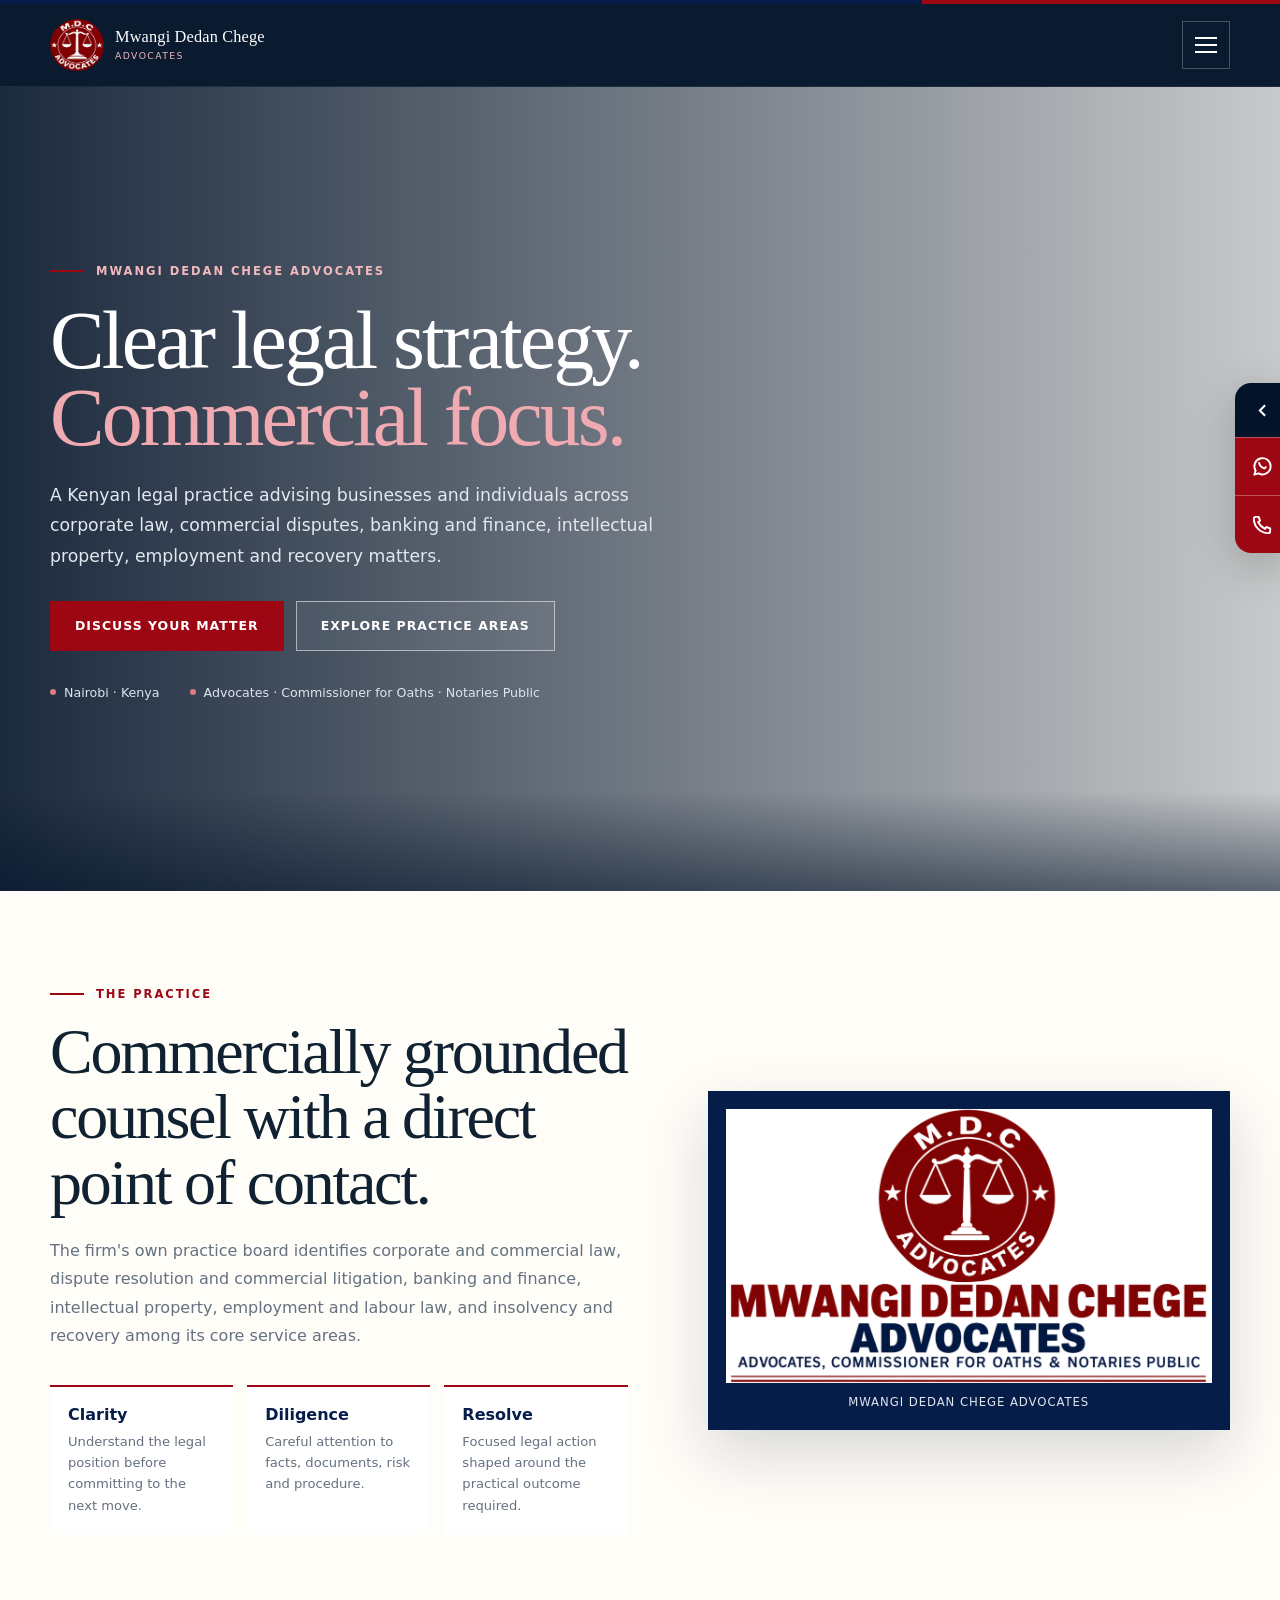
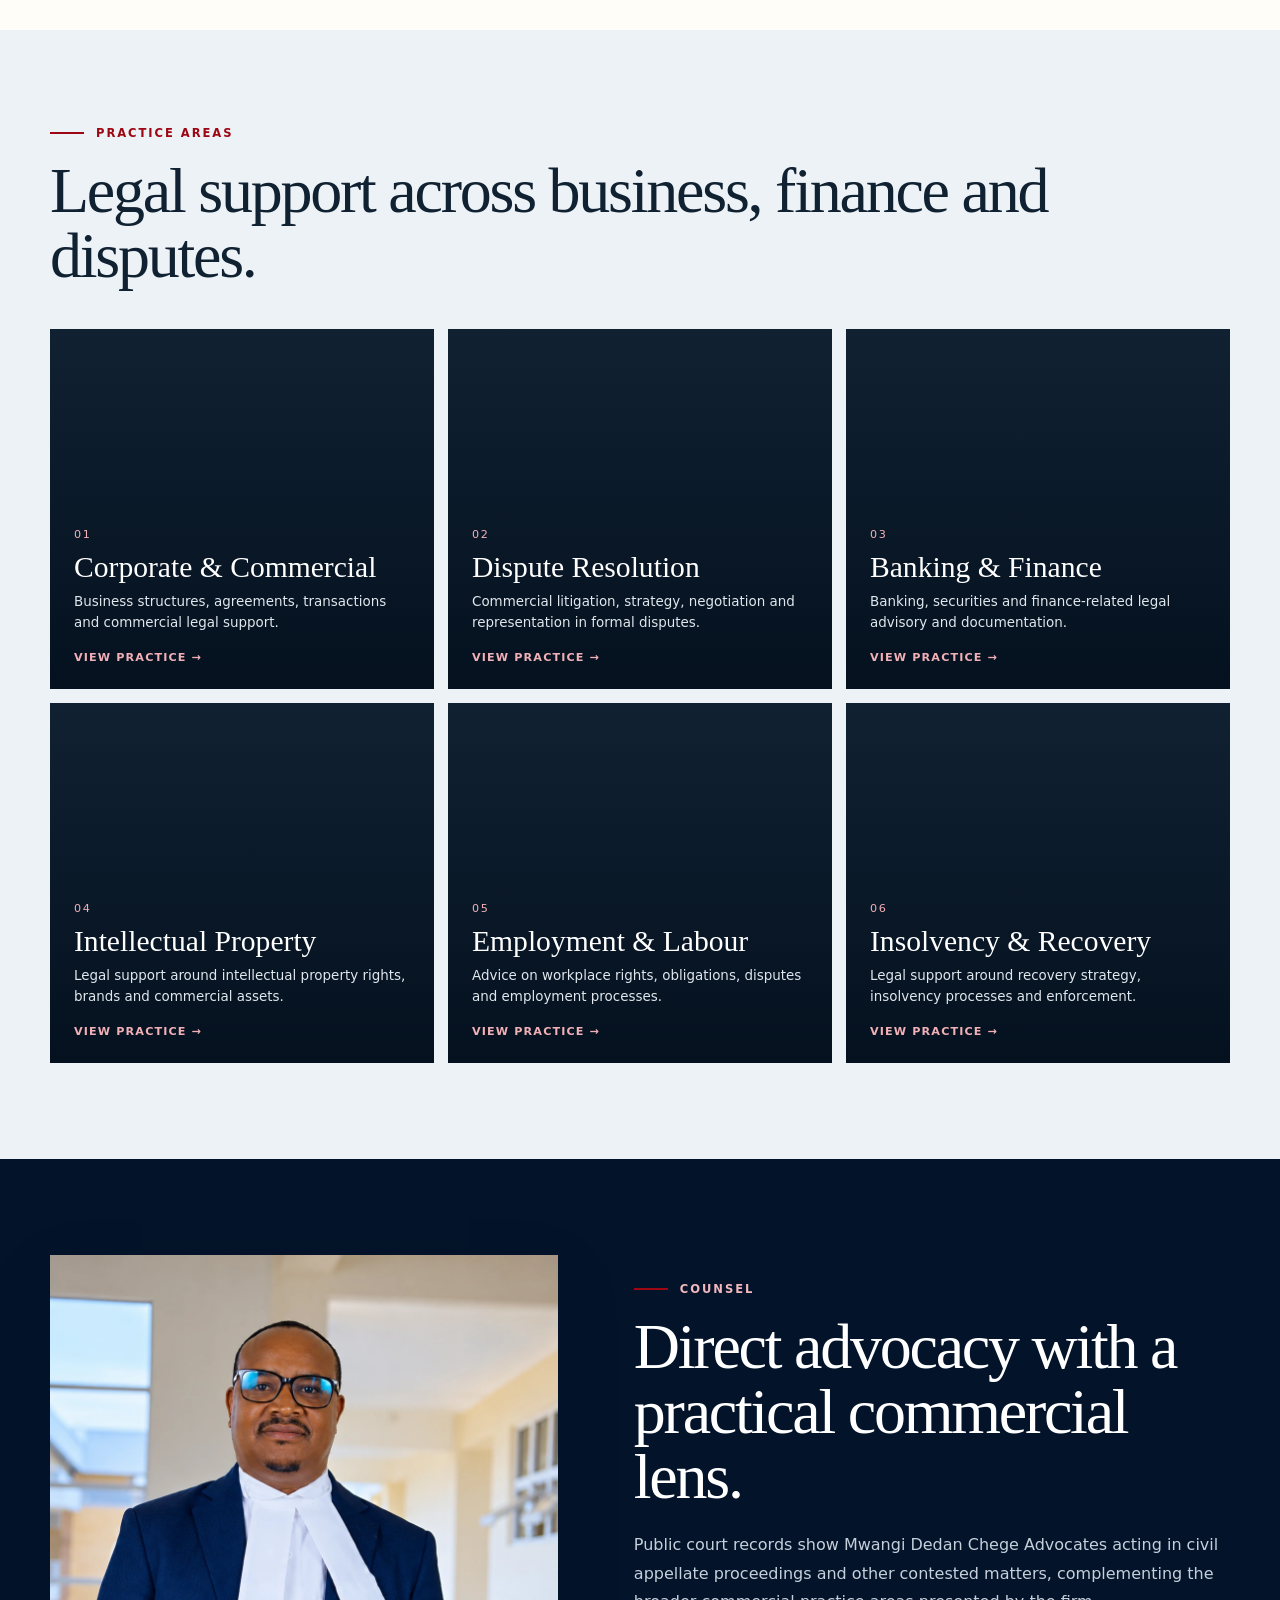
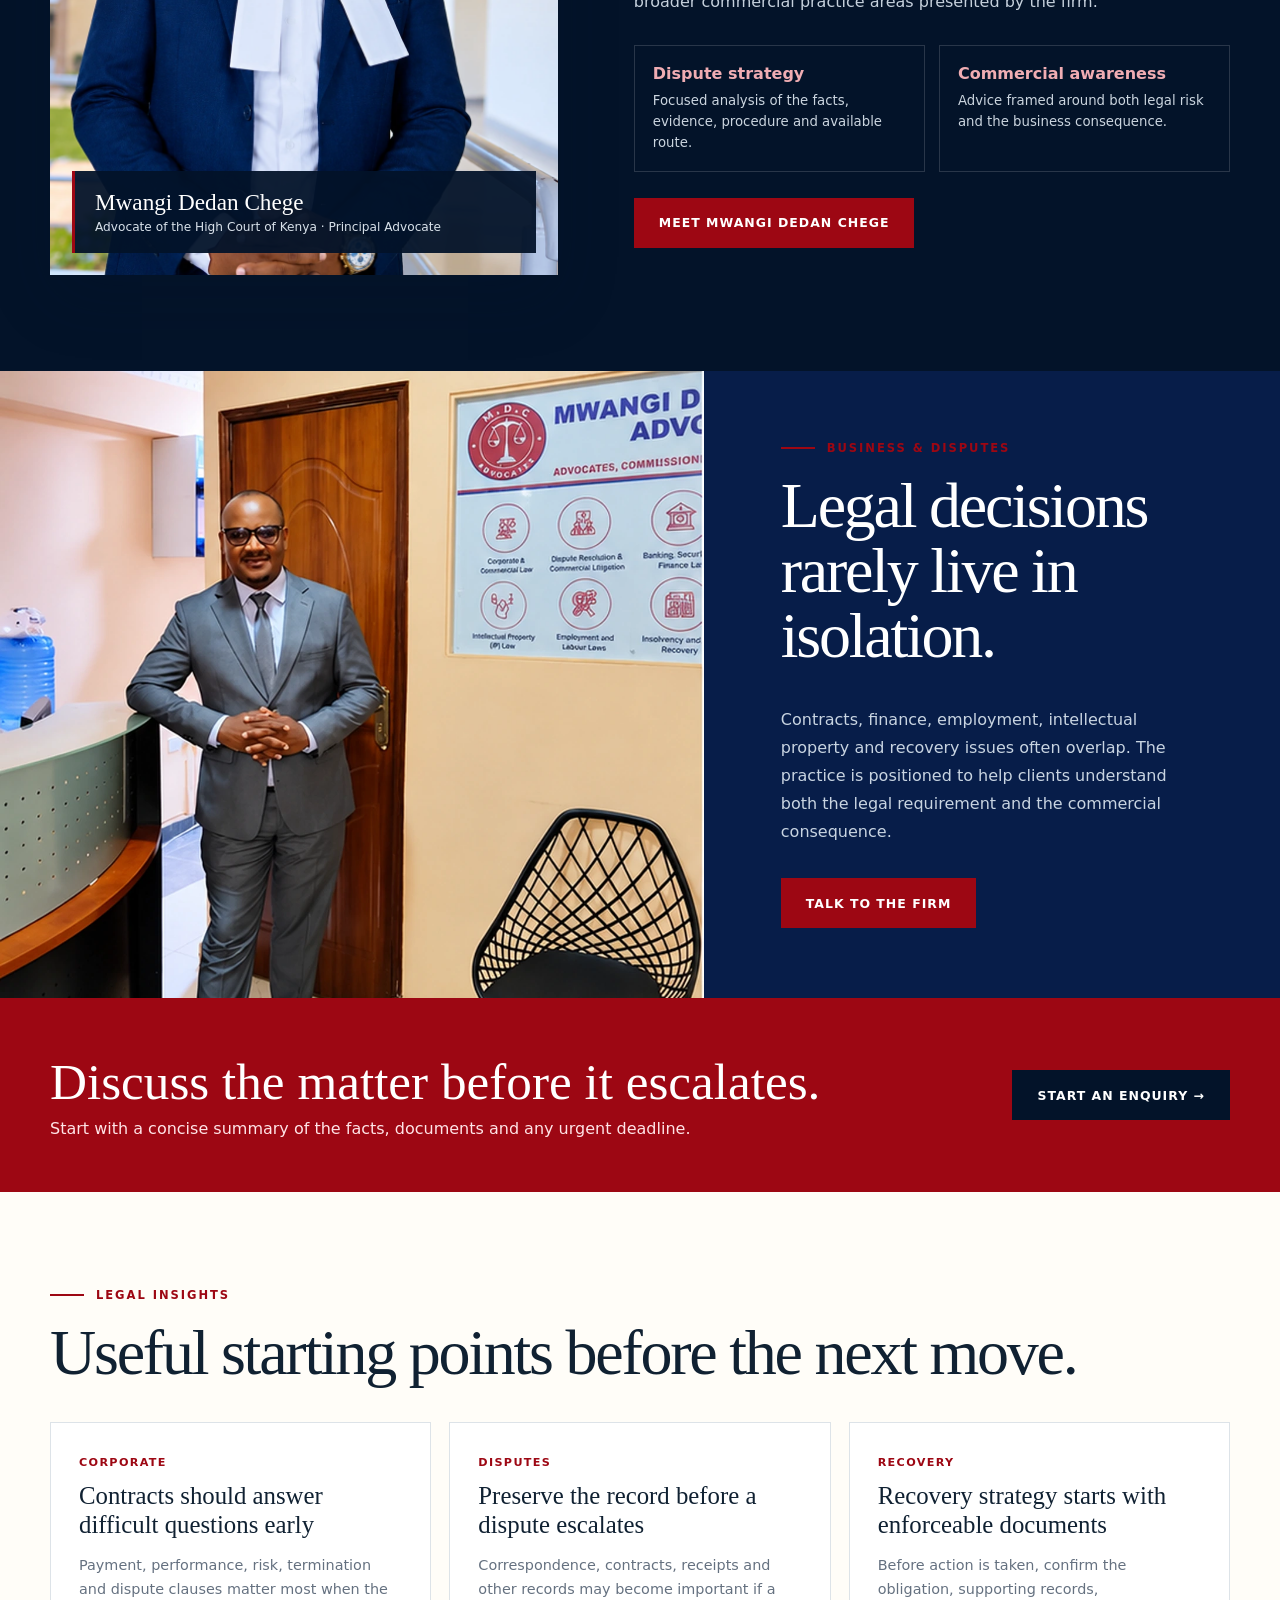
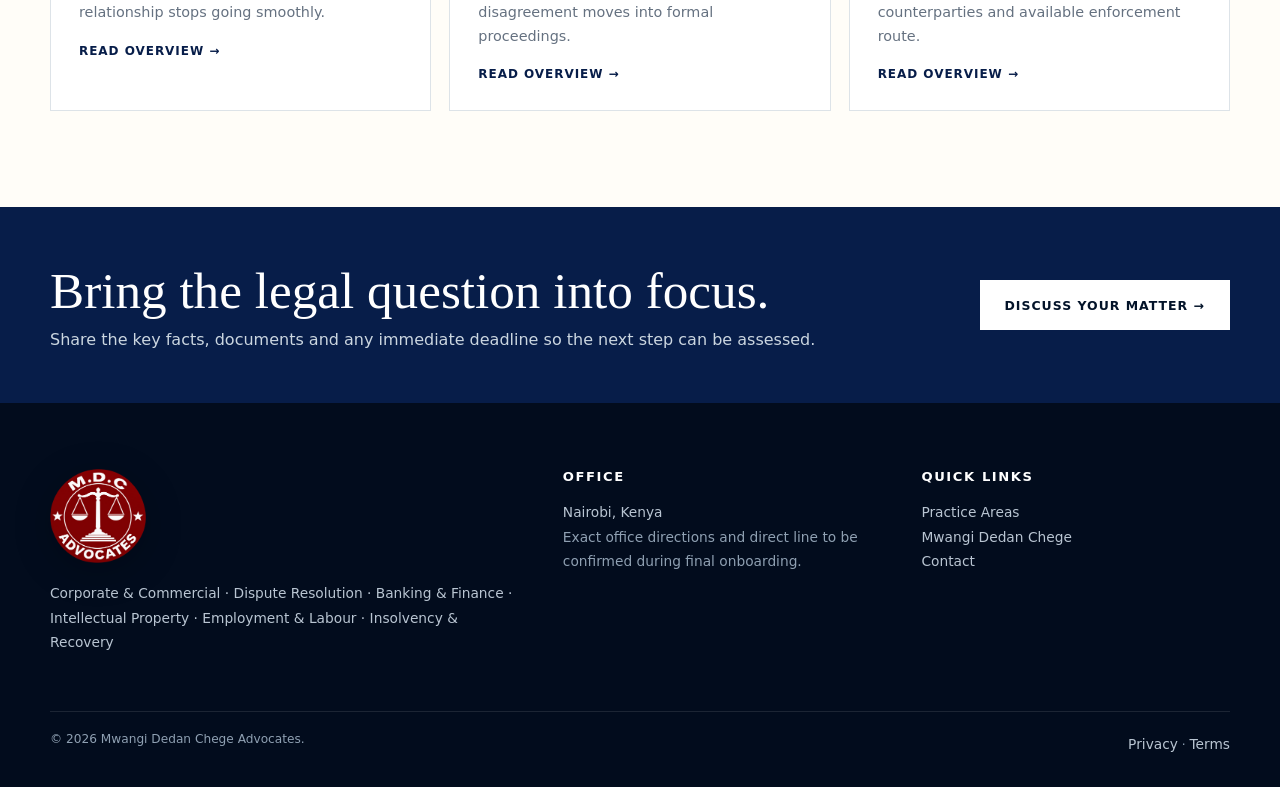
<file: index.html>
<!doctype html><html lang="en"><head><meta charset="utf-8"><meta name="viewport" content="width=device-width,initial-scale=1,viewport-fit=cover">
<title>Mwangi Dedan Chege Advocates | Kenya</title><meta name="description" content="Business-minded legal counsel across corporate, disputes, finance, intellectual property, employment and recovery matters."><link rel="canonical" href="https://mwangi-dedan-chege-advocates.vercel.app/">
<meta name="theme-color" content="#071d49"><meta property="og:type" content="website"><meta property="og:title" content="Mwangi Dedan Chege Advocates | Kenya">
<meta property="og:description" content="Business-minded legal counsel across corporate, disputes, finance, intellectual property, employment and recovery matters."><meta property="og:url" content="https://mwangi-dedan-chege-advocates.vercel.app/">
<meta property="og:image" content="https://mwangi-dedan-chege-advocates.vercel.app/images/social-card.jpg">
<link rel="manifest" href="/site.webmanifest"><link rel="icon" href="/images/icon-192.png">
<link rel="stylesheet" href="/assets/css/site.css?v=8"></head><body><div class="topline"></div><header class="site-header"><div class="container nav"><a class="brand" href="/" aria-label="Mwangi Dedan Chege Advocates home">
<img class="brand-mark" src="/images/emblem-2k.png" alt=""><span class="brand-name"><b>Mwangi Dedan Chege</b><small>Advocates</small></span></a>
<nav class="nav-links" aria-label="Primary navigation"><a class="active" href="/">Home</a><a class="" href="/about">About</a><a class="" href="/practice-areas">Practice Areas</a><a class="" href="/managing-partner">Mwangi Dedan Chege</a><a class="" href="/insights">Insights</a><a class="" href="/contact">Contact</a></nav><a class="nav-cta" href="/contact">Discuss your matter</a>
<button class="menu-btn" aria-label="Open menu" aria-expanded="false"><span></span></button></div>
<nav class="mobile-nav" aria-label="Mobile navigation"><a href="/">Home</a><a href="/about">About</a><a href="/practice-areas">Practice Areas</a><a href="/managing-partner">Mwangi Dedan Chege</a><a href="/insights">Insights</a><a href="/contact">Contact</a><a href="/contact">Discuss your matter</a></nav></header>
<main><section class="hero"><div class="container"><div class="hero-content"><div class="eyebrow">Mwangi Dedan Chege Advocates</div>
<h1 class="display">Clear legal strategy.<br><span>Commercial focus.</span></h1>
<p class="lead">A Kenyan legal practice advising businesses and individuals across corporate law, commercial disputes, banking and finance, intellectual property, employment and recovery matters.</p>
<div class="hero-actions"><a class="btn btn-gold" href="/contact">Discuss your matter</a><a class="btn btn-ghost" href="/practice-areas">Explore practice areas</a></div>
<div class="hero-meta"><span><i></i>Nairobi · Kenya</span><span><i></i>Advocates · Commissioner for Oaths · Notaries Public</span></div>
</div></div></section>

<section class="section"><div class="container intro-grid"><div><div class="eyebrow">The practice</div>
<h2 class="section-title">Commercially grounded counsel with a direct point of contact.</h2>
<p class="section-copy">The firm's own practice board identifies corporate and commercial law, dispute resolution and commercial litigation, banking and finance, intellectual property, employment and labour law, and insolvency and recovery among its core service areas.</p>
<div class="values"><div class="value"><b>Clarity</b><span>Understand the legal position before committing to the next move.</span></div>
<div class="value"><b>Diligence</b><span>Careful attention to facts, documents, risk and procedure.</span></div>
<div class="value"><b>Resolve</b><span>Focused legal action shaped around the practical outcome required.</span></div></div></div>
<div class="logo-animation"><video autoplay muted loop playsinline preload="metadata" poster="/images/logo-transparent-4k.png"><source src="/assets/media/mdc-logo-intro.mp4" type="video/mp4"></video><small>MWANGI DEDAN CHEGE ADVOCATES</small></div></div></section>

<section class="section practice-section"><div class="container"><div class="eyebrow">Practice areas</div>
<h2 class="section-title">Legal support across business, finance and disputes.</h2><div class="practice-grid">
<a class="practice-card" style="--image:url('https://images.unsplash.com/photo-1431540015161-0bf868a2d407?auto=format&fit=crop&w=1400&q=82')" href="/practice-areas#corporate"><div class="practice-content"><span class="practice-number">01</span><h3>Corporate & Commercial</h3><p>Business structures, agreements, transactions and commercial legal support.</p><span class="practice-link">View practice →</span></div></a>
<a class="practice-card" style="--image:url('https://images.unsplash.com/photo-1635845080335-dcfe06a0fcf1?auto=format&fit=crop&w=1400&q=82')" href="/practice-areas#litigation"><div class="practice-content"><span class="practice-number">02</span><h3>Dispute Resolution</h3><p>Commercial litigation, strategy, negotiation and representation in formal disputes.</p><span class="practice-link">View practice →</span></div></a>
<a class="practice-card" style="--image:url('https://images.unsplash.com/photo-1554224155-6726b3ff858f?auto=format&fit=crop&w=1400&q=82')" href="/practice-areas#finance"><div class="practice-content"><span class="practice-number">03</span><h3>Banking & Finance</h3><p>Banking, securities and finance-related legal advisory and documentation.</p><span class="practice-link">View practice →</span></div></a>
<a class="practice-card" style="--image:url('https://images.unsplash.com/photo-1598139384902-5a8217874645?auto=format&fit=crop&w=1400&q=82')" href="/practice-areas#ip"><div class="practice-content"><span class="practice-number">04</span><h3>Intellectual Property</h3><p>Legal support around intellectual property rights, brands and commercial assets.</p><span class="practice-link">View practice →</span></div></a>
<a class="practice-card" style="--image:url('https://images.unsplash.com/photo-1521791055366-0d553872125f?auto=format&fit=crop&w=1400&q=82')" href="/practice-areas#employment"><div class="practice-content"><span class="practice-number">05</span><h3>Employment & Labour</h3><p>Advice on workplace rights, obligations, disputes and employment processes.</p><span class="practice-link">View practice →</span></div></a>
<a class="practice-card" style="--image:url('https://images.unsplash.com/photo-1450101499163-c8848c66ca85?auto=format&fit=crop&w=1400&q=82')" href="/practice-areas#insolvency"><div class="practice-content"><span class="practice-number">06</span><h3>Insolvency & Recovery</h3><p>Legal support around recovery strategy, insolvency processes and enforcement.</p><span class="practice-link">View practice →</span></div></a>
</div></div></section>

<section class="section partner-section"><div class="container partner-grid"><div class="partner-visual"><div class="partner-badge"><strong>Mwangi Dedan Chege</strong><span>Advocate of the High Court of Kenya · Principal Advocate</span></div></div>
<div><div class="eyebrow">Counsel</div><h2 class="section-title">Direct advocacy with a practical commercial lens.</h2>
<p class="section-copy">Public court records show Mwangi Dedan Chege Advocates acting in civil appellate proceedings and other contested matters, complementing the broader commercial practice areas presented by the firm.</p>
<div class="partner-points"><div class="partner-point"><b>Dispute strategy</b><span>Focused analysis of the facts, evidence, procedure and available route.</span></div><div class="partner-point"><b>Commercial awareness</b><span>Advice framed around both legal risk and the business consequence.</span></div></div>
<div style="margin-top:26px"><a class="btn btn-gold" href="/managing-partner">Meet Mwangi Dedan Chege</a></div></div></div></section>

<section class="image-band"><div class="photo" aria-label="Professional business and property environment"></div><div class="copy"><div class="eyebrow">Business & disputes</div>
<h2 class="section-title">Legal decisions rarely live in isolation.</h2><p>Contracts, finance, employment, intellectual property and recovery issues often overlap. The practice is positioned to help clients understand both the legal requirement and the commercial consequence.</p>
<a class="btn btn-gold" style="align-self:flex-start;margin-top:16px" href="/contact">Talk to the firm</a></div></section>

<section class="booking-band"><div class="container"><div><h2>Discuss the matter before it escalates.</h2><p>Start with a concise summary of the facts, documents and any urgent deadline.</p></div><a class="btn btn-navy" href="/contact">Start an enquiry →</a></div></section>

<section class="section"><div class="container"><div class="eyebrow">Legal insights</div><h2 class="section-title">Useful starting points before the next move.</h2><div class="insight-grid">
<article class="insight-card"><span class="tag">Corporate</span><h3>Contracts should answer difficult questions early</h3><p>Payment, performance, risk, termination and dispute clauses matter most when the relationship stops going smoothly.</p><a href="/insights#corporate">Read overview →</a></article>
<article class="insight-card"><span class="tag">Disputes</span><h3>Preserve the record before a dispute escalates</h3><p>Correspondence, contracts, receipts and other records may become important if a disagreement moves into formal proceedings.</p><a href="/insights#disputes">Read overview →</a></article>
<article class="insight-card"><span class="tag">Recovery</span><h3>Recovery strategy starts with enforceable documents</h3><p>Before action is taken, confirm the obligation, supporting records, counterparties and available enforcement route.</p><a href="/insights#recovery">Read overview →</a></article>
</div></div></section></main><aside class="contact-rail collapsed" aria-label="Quick contact"><button class="rail-toggle" aria-label="Expand or collapse quick contact"><svg viewBox="0 0 24 24"><path d="M9 18l6-6-6-6"/></svg></button><div class="rail-actions">
<a href="/contact" aria-label="Contact Mwangi Dedan Chege Advocates"><svg viewBox="0 0 24 24"><path d="M20.5 11.8a8.5 8.5 0 0 1-12.6 7.4L3.5 20.5l1.3-4.2a8.5 8.5 0 1 1 15.7-4.5Z"/><path d="M8.5 8.2c.4 2.4 2.2 4.5 4.8 5.6.9.4 1.7-.3 2.1-1.2"/></svg></a>
<a href="/contact" aria-label="Contact the firm"><svg viewBox="0 0 24 24"><path d="M5 4h3l1.4 4-2 1.4a16 16 0 0 0 7.2 7.2l1.4-2L20 16v3c0 1.1-.9 2-2 2C9.7 21 3 14.3 3 6c0-1.1.9-2 2-2Z"/></svg></a></div></aside><section class="cta-strip"><div class="container"><div><h2>Bring the legal question into focus.</h2><p>Share the key facts, documents and any immediate deadline so the next step can be assessed.</p></div><a class="btn btn-light" href="/contact">Discuss your matter →</a></div></section>
<footer class="footer"><div class="container"><div class="footer-grid"><div><div class="footer-brand"><img src="/images/emblem-2k.png" alt="Mwangi Dedan Chege Advocates emblem"></div>
<p>Corporate & Commercial · Dispute Resolution · Banking & Finance · Intellectual Property · Employment & Labour · Insolvency & Recovery</p></div>
<div><h4>Office</h4><p>Nairobi, Kenya<br><span style="color:#8fa0b2">Exact office directions and direct line to be confirmed during final onboarding.</span></p></div>
<div><h4>Quick links</h4><p><a href="/practice-areas">Practice Areas</a><br><a href="/managing-partner">Mwangi Dedan Chege</a><br><a href="/contact">Contact</a></p></div></div>
<div class="footer-bottom"><span>© 2026 Mwangi Dedan Chege Advocates.</span><span><a href="/privacy">Privacy</a> · <a href="/terms">Terms</a></span></div></div></footer><script src="/assets/js/site.js?v=8" defer></script></body></html>
</file>
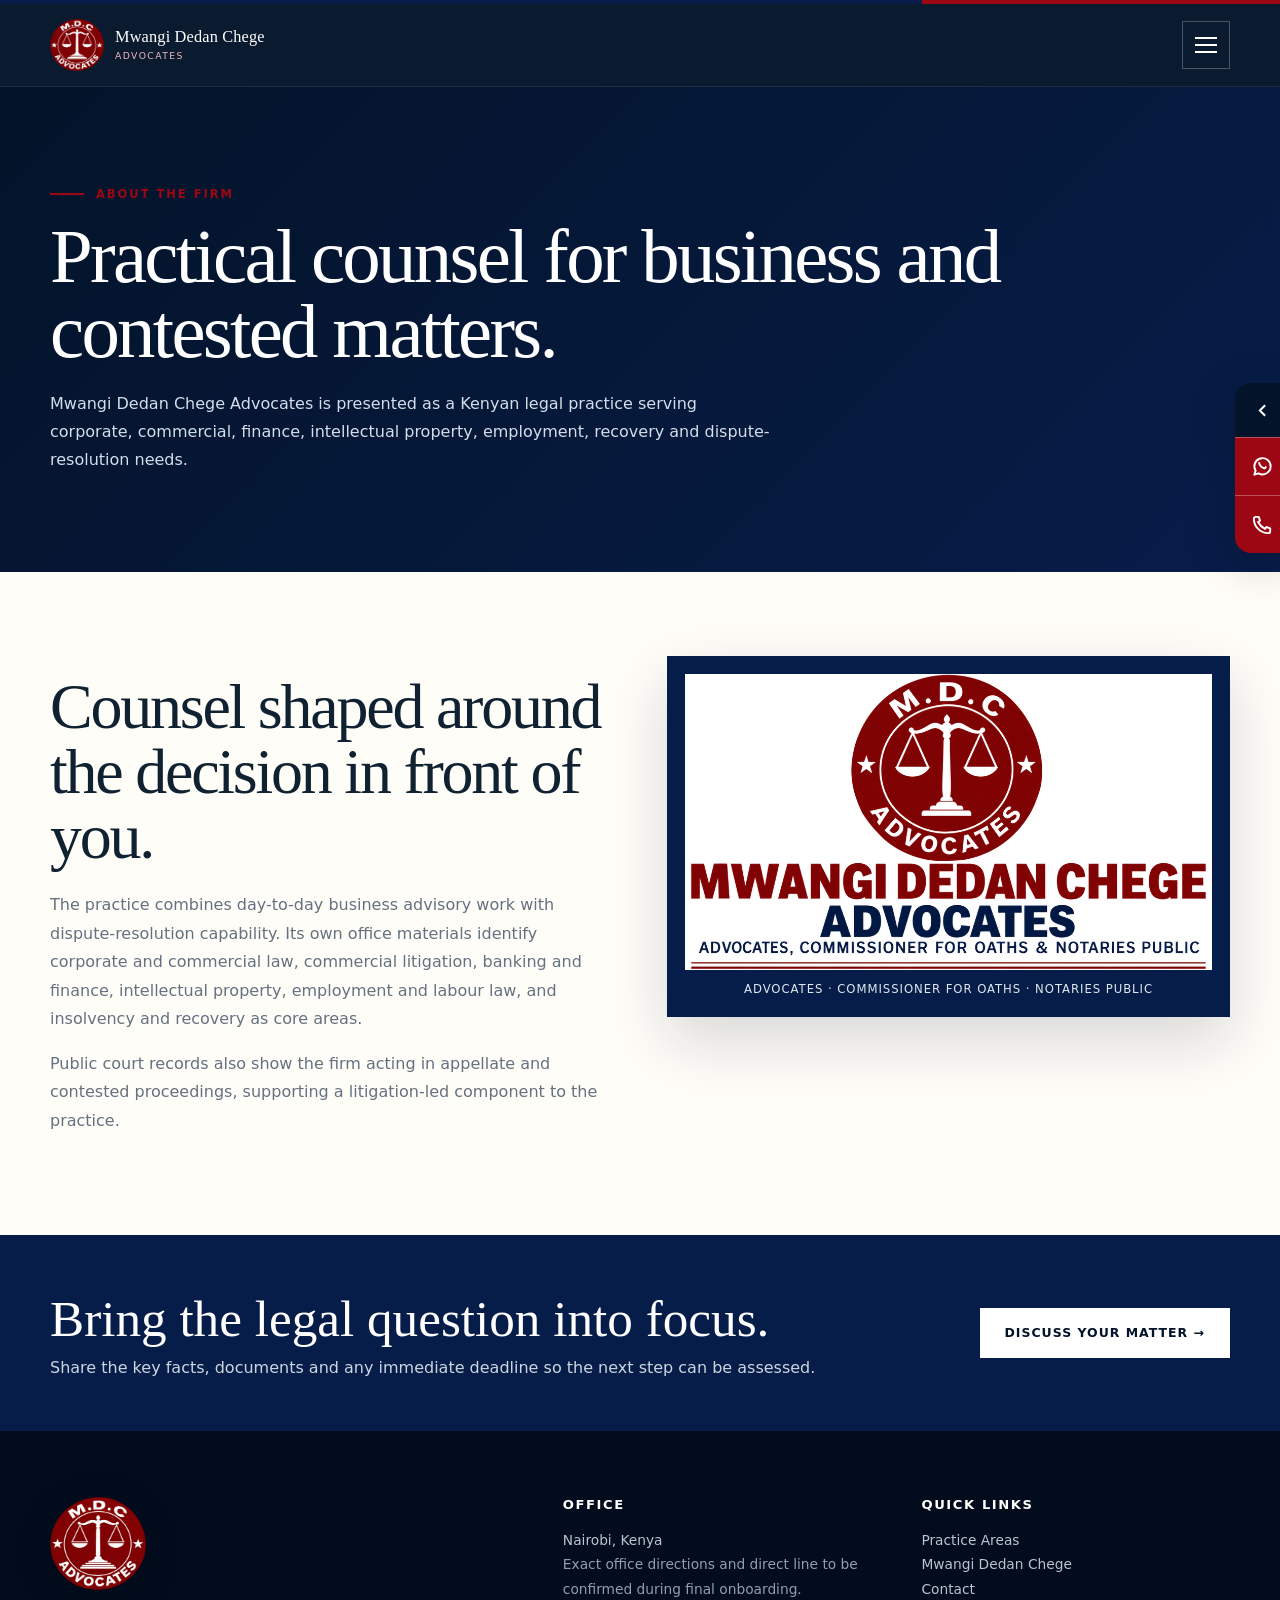
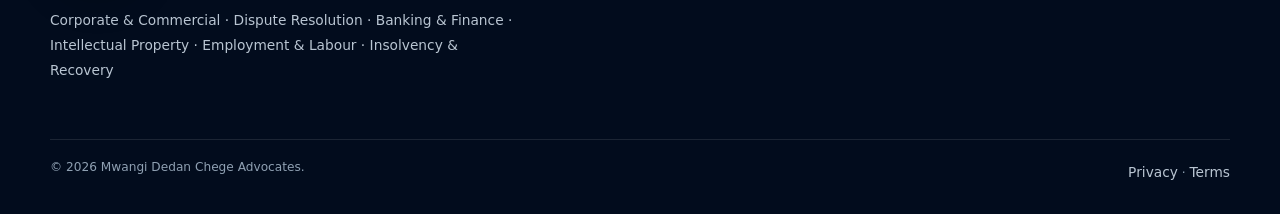
<file: about/index.html>
<!doctype html><html lang="en"><head><meta charset="utf-8"><meta name="viewport" content="width=device-width,initial-scale=1,viewport-fit=cover">
<title>About | Mwangi Dedan Chege Advocates</title><meta name="description" content="About Mwangi Dedan Chege Advocates and its commercial and dispute-resolution practice."><link rel="canonical" href="https://mwangi-dedan-chege-advocates.vercel.app/about">
<meta name="theme-color" content="#071d49"><meta property="og:type" content="website"><meta property="og:title" content="About | Mwangi Dedan Chege Advocates">
<meta property="og:description" content="About Mwangi Dedan Chege Advocates and its commercial and dispute-resolution practice."><meta property="og:url" content="https://mwangi-dedan-chege-advocates.vercel.app/about">
<meta property="og:image" content="https://mwangi-dedan-chege-advocates.vercel.app/images/social-card.jpg">
<link rel="manifest" href="/site.webmanifest"><link rel="icon" href="/images/icon-192.png">
<link rel="stylesheet" href="/assets/css/site.css?v=8"></head><body><div class="topline"></div><header class="site-header"><div class="container nav"><a class="brand" href="/" aria-label="Mwangi Dedan Chege Advocates home">
<img class="brand-mark" src="/images/emblem-2k.png" alt=""><span class="brand-name"><b>Mwangi Dedan Chege</b><small>Advocates</small></span></a>
<nav class="nav-links" aria-label="Primary navigation"><a class="" href="/">Home</a><a class="active" href="/about">About</a><a class="" href="/practice-areas">Practice Areas</a><a class="" href="/managing-partner">Mwangi Dedan Chege</a><a class="" href="/insights">Insights</a><a class="" href="/contact">Contact</a></nav><a class="nav-cta" href="/contact">Discuss your matter</a>
<button class="menu-btn" aria-label="Open menu" aria-expanded="false"><span></span></button></div>
<nav class="mobile-nav" aria-label="Mobile navigation"><a href="/">Home</a><a href="/about">About</a><a href="/practice-areas">Practice Areas</a><a href="/managing-partner">Mwangi Dedan Chege</a><a href="/insights">Insights</a><a href="/contact">Contact</a><a href="/contact">Discuss your matter</a></nav></header>
<main><section class="page-hero"><div class="container"><div class="eyebrow">About the firm</div><h1 class="page-title">Practical counsel for business and contested matters.</h1><p>Mwangi Dedan Chege Advocates is presented as a Kenyan legal practice serving corporate, commercial, finance, intellectual property, employment, recovery and dispute-resolution needs.</p></div></section>
<section class="page-main"><div class="container two-col"><div><h2 class="section-title">Counsel shaped around the decision in front of you.</h2>
<p class="section-copy">The practice combines day-to-day business advisory work with dispute-resolution capability. Its own office materials identify corporate and commercial law, commercial litigation, banking and finance, intellectual property, employment and labour law, and insolvency and recovery as core areas.</p>
<p class="section-copy">Public court records also show the firm acting in appellate and contested proceedings, supporting a litigation-led component to the practice.</p></div>
<div class="logo-animation"><video autoplay muted loop playsinline preload="metadata" poster="/images/logo-transparent-4k.png"><source src="/assets/media/mdc-logo-intro.mp4" type="video/mp4"></video><small>ADVOCATES · COMMISSIONER FOR OATHS · NOTARIES PUBLIC</small></div></div></section></main><aside class="contact-rail collapsed" aria-label="Quick contact"><button class="rail-toggle" aria-label="Expand or collapse quick contact"><svg viewBox="0 0 24 24"><path d="M9 18l6-6-6-6"/></svg></button><div class="rail-actions">
<a href="/contact" aria-label="Contact Mwangi Dedan Chege Advocates"><svg viewBox="0 0 24 24"><path d="M20.5 11.8a8.5 8.5 0 0 1-12.6 7.4L3.5 20.5l1.3-4.2a8.5 8.5 0 1 1 15.7-4.5Z"/><path d="M8.5 8.2c.4 2.4 2.2 4.5 4.8 5.6.9.4 1.7-.3 2.1-1.2"/></svg></a>
<a href="/contact" aria-label="Contact the firm"><svg viewBox="0 0 24 24"><path d="M5 4h3l1.4 4-2 1.4a16 16 0 0 0 7.2 7.2l1.4-2L20 16v3c0 1.1-.9 2-2 2C9.7 21 3 14.3 3 6c0-1.1.9-2 2-2Z"/></svg></a></div></aside><section class="cta-strip"><div class="container"><div><h2>Bring the legal question into focus.</h2><p>Share the key facts, documents and any immediate deadline so the next step can be assessed.</p></div><a class="btn btn-light" href="/contact">Discuss your matter →</a></div></section>
<footer class="footer"><div class="container"><div class="footer-grid"><div><div class="footer-brand"><img src="/images/emblem-2k.png" alt="Mwangi Dedan Chege Advocates emblem"></div>
<p>Corporate & Commercial · Dispute Resolution · Banking & Finance · Intellectual Property · Employment & Labour · Insolvency & Recovery</p></div>
<div><h4>Office</h4><p>Nairobi, Kenya<br><span style="color:#8fa0b2">Exact office directions and direct line to be confirmed during final onboarding.</span></p></div>
<div><h4>Quick links</h4><p><a href="/practice-areas">Practice Areas</a><br><a href="/managing-partner">Mwangi Dedan Chege</a><br><a href="/contact">Contact</a></p></div></div>
<div class="footer-bottom"><span>© 2026 Mwangi Dedan Chege Advocates.</span><span><a href="/privacy">Privacy</a> · <a href="/terms">Terms</a></span></div></div></footer><script src="/assets/js/site.js?v=8" defer></script></body></html>
</file>
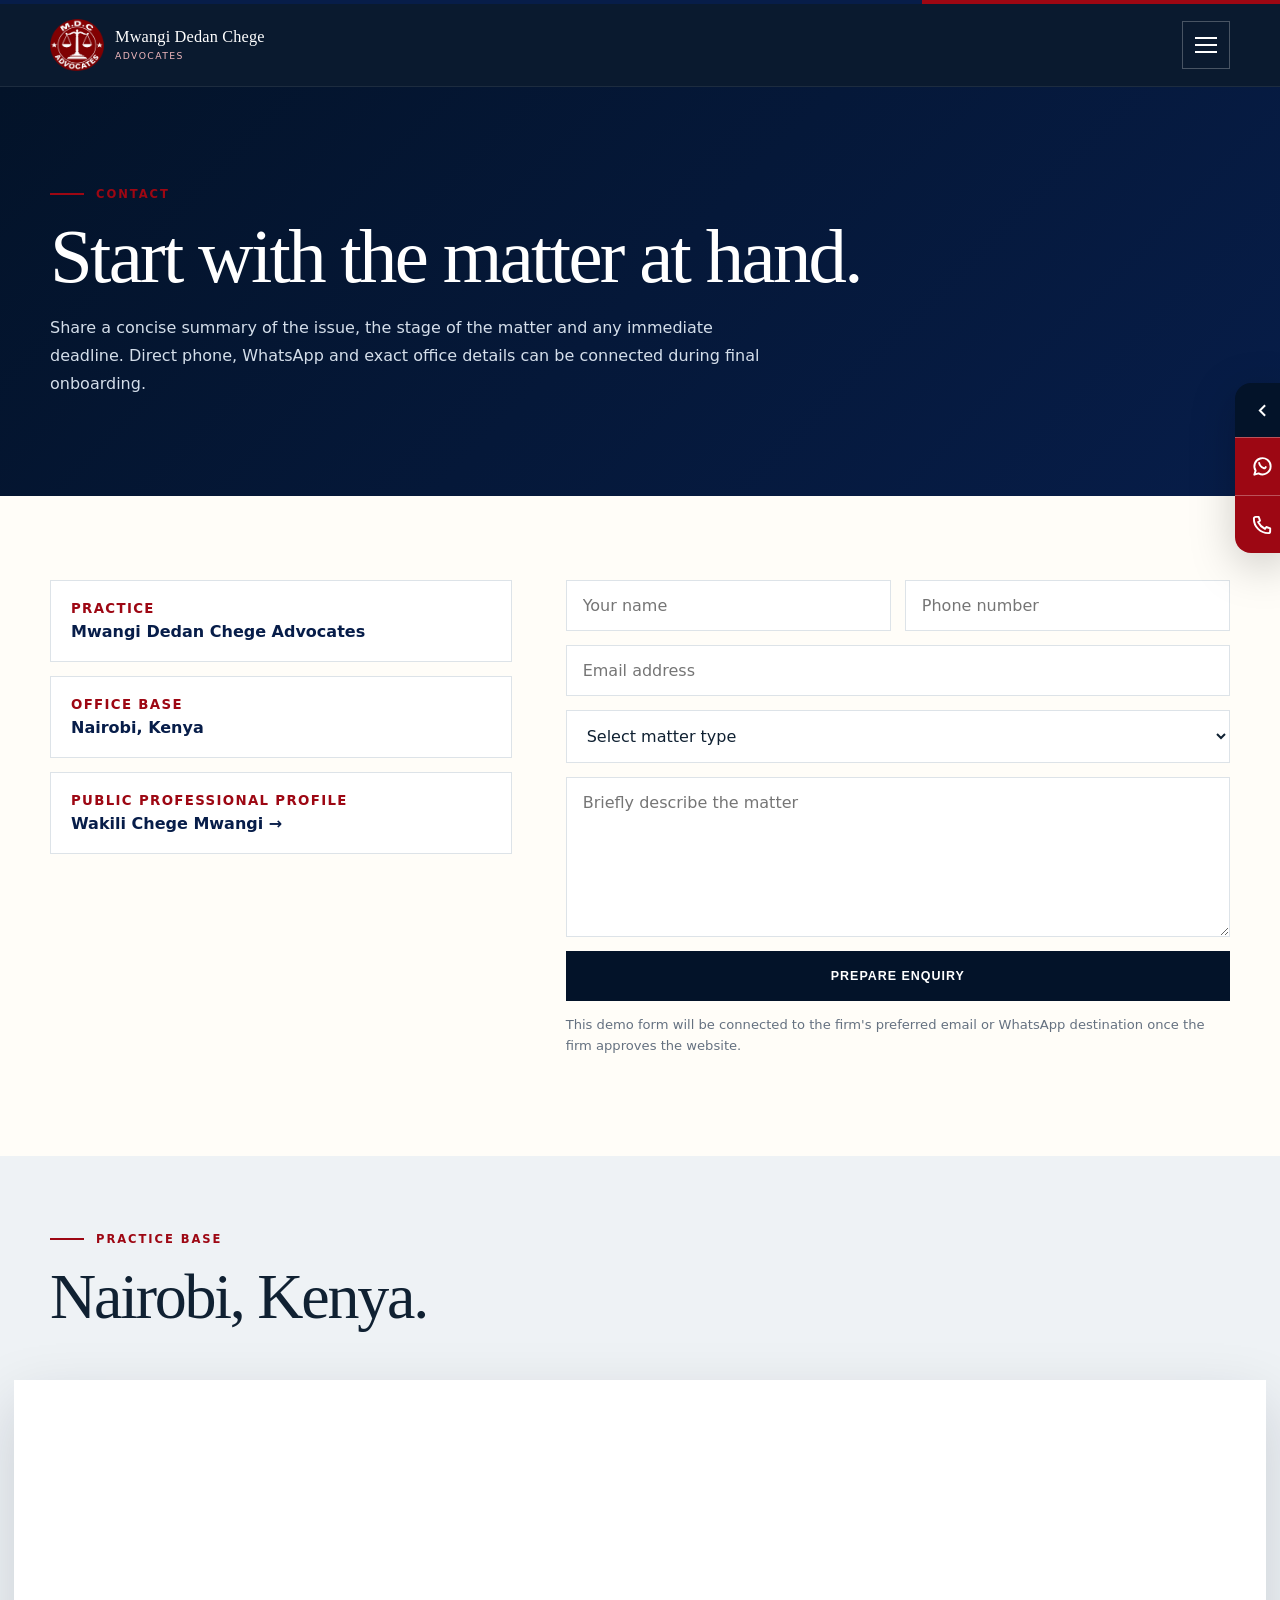
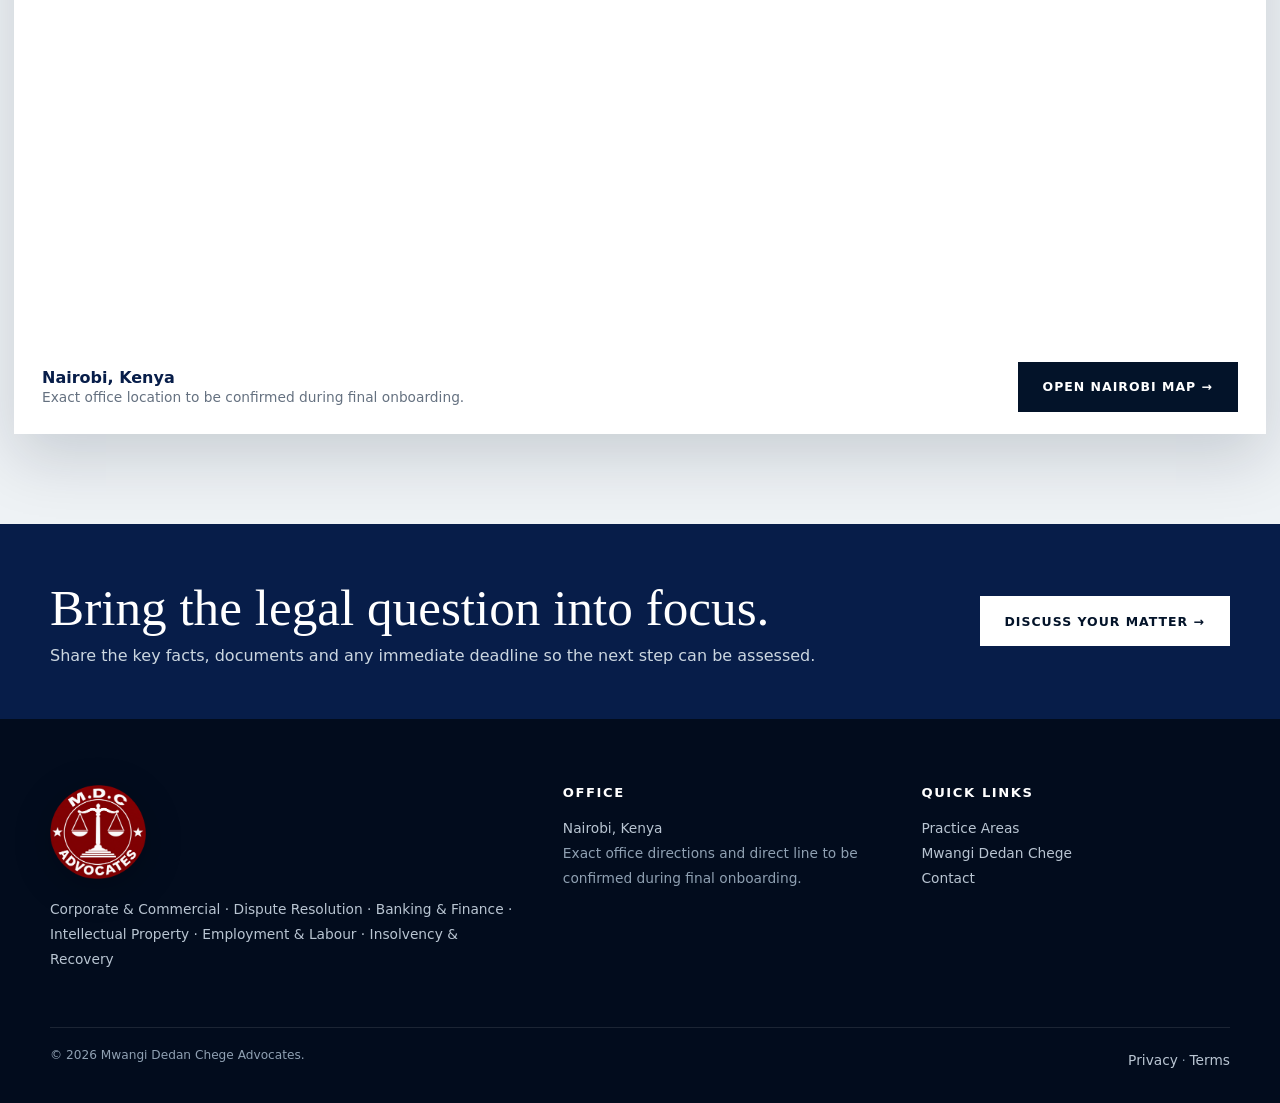
<file: contact/index.html>
<!doctype html><html lang="en"><head><meta charset="utf-8"><meta name="viewport" content="width=device-width,initial-scale=1,viewport-fit=cover">
<title>Contact | Mwangi Dedan Chege Advocates</title><meta name="description" content="Contact Mwangi Dedan Chege Advocates in Nairobi, Kenya."><link rel="canonical" href="https://mwangi-dedan-chege-advocates.vercel.app/contact">
<meta name="theme-color" content="#071d49"><meta property="og:type" content="website"><meta property="og:title" content="Contact | Mwangi Dedan Chege Advocates">
<meta property="og:description" content="Contact Mwangi Dedan Chege Advocates in Nairobi, Kenya."><meta property="og:url" content="https://mwangi-dedan-chege-advocates.vercel.app/contact">
<meta property="og:image" content="https://mwangi-dedan-chege-advocates.vercel.app/images/social-card.jpg">
<link rel="manifest" href="/site.webmanifest"><link rel="icon" href="/images/icon-192.png">
<link rel="stylesheet" href="/assets/css/site.css?v=8"></head><body><div class="topline"></div><header class="site-header"><div class="container nav"><a class="brand" href="/" aria-label="Mwangi Dedan Chege Advocates home">
<img class="brand-mark" src="/images/emblem-2k.png" alt=""><span class="brand-name"><b>Mwangi Dedan Chege</b><small>Advocates</small></span></a>
<nav class="nav-links" aria-label="Primary navigation"><a class="" href="/">Home</a><a class="" href="/about">About</a><a class="" href="/practice-areas">Practice Areas</a><a class="" href="/managing-partner">Mwangi Dedan Chege</a><a class="" href="/insights">Insights</a><a class="active" href="/contact">Contact</a></nav><a class="nav-cta" href="/contact">Discuss your matter</a>
<button class="menu-btn" aria-label="Open menu" aria-expanded="false"><span></span></button></div>
<nav class="mobile-nav" aria-label="Mobile navigation"><a href="/">Home</a><a href="/about">About</a><a href="/practice-areas">Practice Areas</a><a href="/managing-partner">Mwangi Dedan Chege</a><a href="/insights">Insights</a><a href="/contact">Contact</a><a href="/contact">Discuss your matter</a></nav></header>
<main><section class="page-hero"><div class="container"><div class="eyebrow">Contact</div><h1 class="page-title">Start with the matter at hand.</h1><p>Share a concise summary of the issue, the stage of the matter and any immediate deadline. Direct phone, WhatsApp and exact office details can be connected during final onboarding.</p></div></section>
<section class="page-main"><div class="container contact-grid"><div><div class="contact-list">
<div class="contact-item"><small>Practice</small><span>Mwangi Dedan Chege Advocates</span></div>
<div class="contact-item"><small>Office base</small><span>Nairobi, Kenya</span></div>
<div class="contact-item"><small>Public professional profile</small><a href="https://www.facebook.com/mwangi.dedan/" target="_blank" rel="noopener">Wakili Chege Mwangi →</a></div>
</div></div>
<div><form class="contact-form" data-contact-form><input name="name" placeholder="Your name" required><input name="phone" placeholder="Phone number"><input class="full" type="email" name="email" placeholder="Email address">
<select class="full" name="matter"><option value="General legal enquiry">Select matter type</option><option>Corporate / Commercial</option><option>Dispute Resolution / Commercial Litigation</option><option>Banking / Finance</option><option>Intellectual Property</option><option>Employment / Labour</option><option>Insolvency / Recovery</option></select>
<textarea class="full" name="message" placeholder="Briefly describe the matter"></textarea><button class="btn btn-navy full" type="submit">Prepare enquiry</button></form>
<p class="small-note">This demo form will be connected to the firm's preferred email or WhatsApp destination once the firm approves the website.</p><p class="form-status" aria-live="polite"></p></div></div></section>
<section class="map-wrap"><div class="container map-head"><div class="eyebrow">Practice base</div><h2 class="section-title">Nairobi, Kenya.</h2></div>
<div class="map-shell"><iframe title="Map of Nairobi, Kenya" loading="lazy" referrerpolicy="no-referrer-when-downgrade" src="https://www.google.com/maps?q=Nairobi%20Kenya&output=embed"></iframe>
<div class="map-footer"><div><strong>Nairobi, Kenya</strong><span>Exact office location to be confirmed during final onboarding.</span></div><a class="btn btn-navy" target="_blank" rel="noopener" href="https://www.google.com/maps/search/?api=1&query=Nairobi+Kenya">Open Nairobi map →</a></div></div></section></main><aside class="contact-rail collapsed" aria-label="Quick contact"><button class="rail-toggle" aria-label="Expand or collapse quick contact"><svg viewBox="0 0 24 24"><path d="M9 18l6-6-6-6"/></svg></button><div class="rail-actions">
<a href="/contact" aria-label="Contact Mwangi Dedan Chege Advocates"><svg viewBox="0 0 24 24"><path d="M20.5 11.8a8.5 8.5 0 0 1-12.6 7.4L3.5 20.5l1.3-4.2a8.5 8.5 0 1 1 15.7-4.5Z"/><path d="M8.5 8.2c.4 2.4 2.2 4.5 4.8 5.6.9.4 1.7-.3 2.1-1.2"/></svg></a>
<a href="/contact" aria-label="Contact the firm"><svg viewBox="0 0 24 24"><path d="M5 4h3l1.4 4-2 1.4a16 16 0 0 0 7.2 7.2l1.4-2L20 16v3c0 1.1-.9 2-2 2C9.7 21 3 14.3 3 6c0-1.1.9-2 2-2Z"/></svg></a></div></aside><section class="cta-strip"><div class="container"><div><h2>Bring the legal question into focus.</h2><p>Share the key facts, documents and any immediate deadline so the next step can be assessed.</p></div><a class="btn btn-light" href="/contact">Discuss your matter →</a></div></section>
<footer class="footer"><div class="container"><div class="footer-grid"><div><div class="footer-brand"><img src="/images/emblem-2k.png" alt="Mwangi Dedan Chege Advocates emblem"></div>
<p>Corporate & Commercial · Dispute Resolution · Banking & Finance · Intellectual Property · Employment & Labour · Insolvency & Recovery</p></div>
<div><h4>Office</h4><p>Nairobi, Kenya<br><span style="color:#8fa0b2">Exact office directions and direct line to be confirmed during final onboarding.</span></p></div>
<div><h4>Quick links</h4><p><a href="/practice-areas">Practice Areas</a><br><a href="/managing-partner">Mwangi Dedan Chege</a><br><a href="/contact">Contact</a></p></div></div>
<div class="footer-bottom"><span>© 2026 Mwangi Dedan Chege Advocates.</span><span><a href="/privacy">Privacy</a> · <a href="/terms">Terms</a></span></div></div></footer><script src="/assets/js/site.js?v=8" defer></script></body></html>
</file>
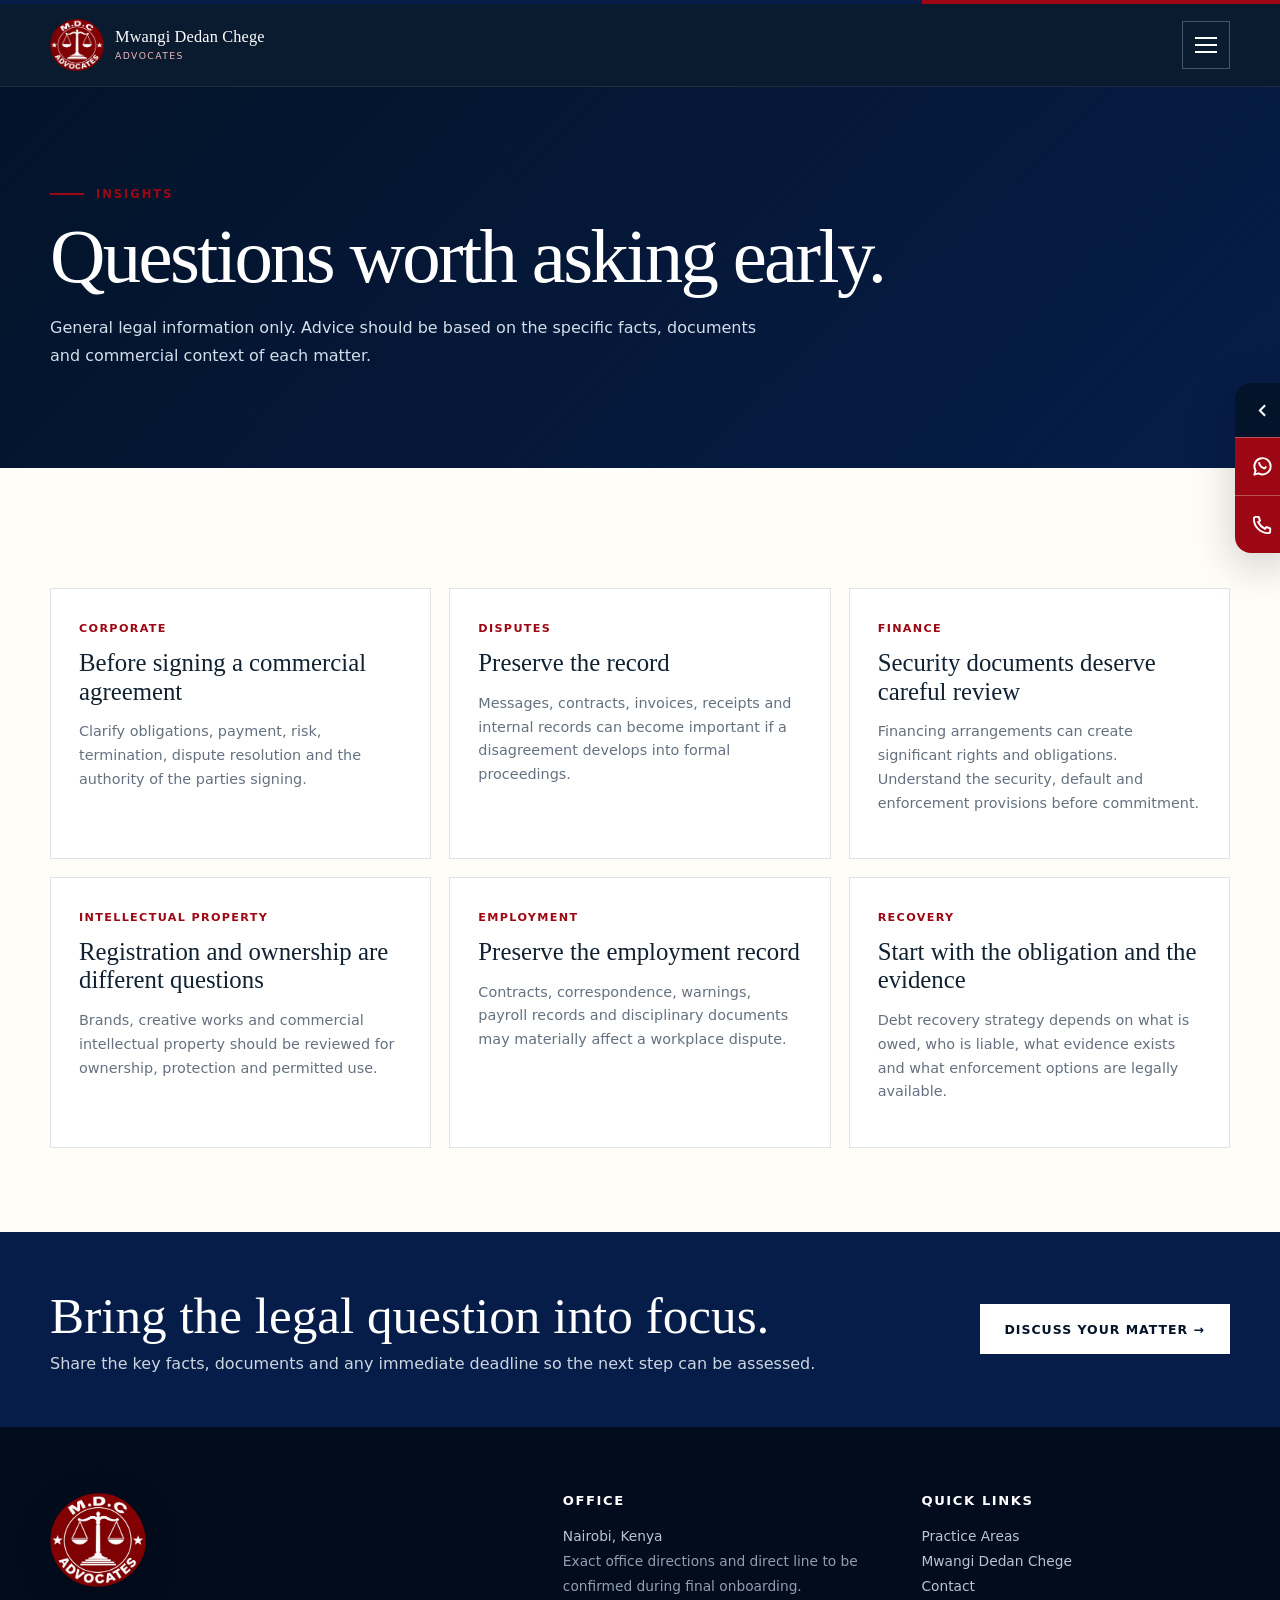
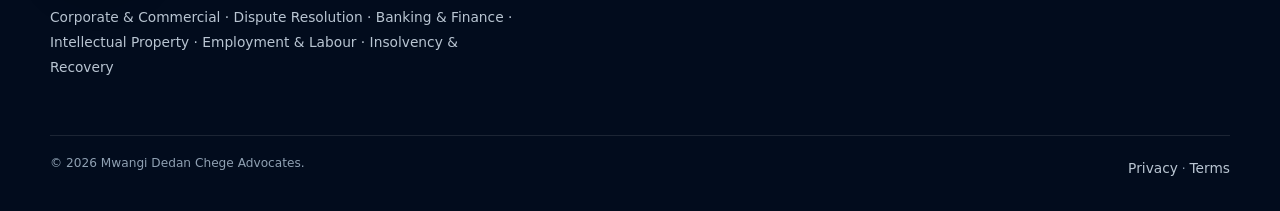
<file: insights/index.html>
<!doctype html><html lang="en"><head><meta charset="utf-8"><meta name="viewport" content="width=device-width,initial-scale=1,viewport-fit=cover">
<title>Insights | Mwangi Dedan Chege Advocates</title><meta name="description" content="General legal information on commercial, dispute, finance, IP, employment and recovery matters."><link rel="canonical" href="https://mwangi-dedan-chege-advocates.vercel.app/insights">
<meta name="theme-color" content="#071d49"><meta property="og:type" content="website"><meta property="og:title" content="Insights | Mwangi Dedan Chege Advocates">
<meta property="og:description" content="General legal information on commercial, dispute, finance, IP, employment and recovery matters."><meta property="og:url" content="https://mwangi-dedan-chege-advocates.vercel.app/insights">
<meta property="og:image" content="https://mwangi-dedan-chege-advocates.vercel.app/images/social-card.jpg">
<link rel="manifest" href="/site.webmanifest"><link rel="icon" href="/images/icon-192.png">
<link rel="stylesheet" href="/assets/css/site.css?v=8"></head><body><div class="topline"></div><header class="site-header"><div class="container nav"><a class="brand" href="/" aria-label="Mwangi Dedan Chege Advocates home">
<img class="brand-mark" src="/images/emblem-2k.png" alt=""><span class="brand-name"><b>Mwangi Dedan Chege</b><small>Advocates</small></span></a>
<nav class="nav-links" aria-label="Primary navigation"><a class="" href="/">Home</a><a class="" href="/about">About</a><a class="" href="/practice-areas">Practice Areas</a><a class="" href="/managing-partner">Mwangi Dedan Chege</a><a class="active" href="/insights">Insights</a><a class="" href="/contact">Contact</a></nav><a class="nav-cta" href="/contact">Discuss your matter</a>
<button class="menu-btn" aria-label="Open menu" aria-expanded="false"><span></span></button></div>
<nav class="mobile-nav" aria-label="Mobile navigation"><a href="/">Home</a><a href="/about">About</a><a href="/practice-areas">Practice Areas</a><a href="/managing-partner">Mwangi Dedan Chege</a><a href="/insights">Insights</a><a href="/contact">Contact</a><a href="/contact">Discuss your matter</a></nav></header>
<main><section class="page-hero"><div class="container"><div class="eyebrow">Insights</div><h1 class="page-title">Questions worth asking early.</h1><p>General legal information only. Advice should be based on the specific facts, documents and commercial context of each matter.</p></div></section>
<section class="page-main"><div class="container"><div class="insight-grid">
<article class="insight-card" id="corporate"><span class="tag">Corporate</span><h3>Before signing a commercial agreement</h3><p>Clarify obligations, payment, risk, termination, dispute resolution and the authority of the parties signing.</p></article>
<article class="insight-card" id="disputes"><span class="tag">Disputes</span><h3>Preserve the record</h3><p>Messages, contracts, invoices, receipts and internal records can become important if a disagreement develops into formal proceedings.</p></article>
<article class="insight-card"><span class="tag">Finance</span><h3>Security documents deserve careful review</h3><p>Financing arrangements can create significant rights and obligations. Understand the security, default and enforcement provisions before commitment.</p></article>
<article class="insight-card"><span class="tag">Intellectual Property</span><h3>Registration and ownership are different questions</h3><p>Brands, creative works and commercial intellectual property should be reviewed for ownership, protection and permitted use.</p></article>
<article class="insight-card"><span class="tag">Employment</span><h3>Preserve the employment record</h3><p>Contracts, correspondence, warnings, payroll records and disciplinary documents may materially affect a workplace dispute.</p></article>
<article class="insight-card" id="recovery"><span class="tag">Recovery</span><h3>Start with the obligation and the evidence</h3><p>Debt recovery strategy depends on what is owed, who is liable, what evidence exists and what enforcement options are legally available.</p></article>
</div></div></section></main><aside class="contact-rail collapsed" aria-label="Quick contact"><button class="rail-toggle" aria-label="Expand or collapse quick contact"><svg viewBox="0 0 24 24"><path d="M9 18l6-6-6-6"/></svg></button><div class="rail-actions">
<a href="/contact" aria-label="Contact Mwangi Dedan Chege Advocates"><svg viewBox="0 0 24 24"><path d="M20.5 11.8a8.5 8.5 0 0 1-12.6 7.4L3.5 20.5l1.3-4.2a8.5 8.5 0 1 1 15.7-4.5Z"/><path d="M8.5 8.2c.4 2.4 2.2 4.5 4.8 5.6.9.4 1.7-.3 2.1-1.2"/></svg></a>
<a href="/contact" aria-label="Contact the firm"><svg viewBox="0 0 24 24"><path d="M5 4h3l1.4 4-2 1.4a16 16 0 0 0 7.2 7.2l1.4-2L20 16v3c0 1.1-.9 2-2 2C9.7 21 3 14.3 3 6c0-1.1.9-2 2-2Z"/></svg></a></div></aside><section class="cta-strip"><div class="container"><div><h2>Bring the legal question into focus.</h2><p>Share the key facts, documents and any immediate deadline so the next step can be assessed.</p></div><a class="btn btn-light" href="/contact">Discuss your matter →</a></div></section>
<footer class="footer"><div class="container"><div class="footer-grid"><div><div class="footer-brand"><img src="/images/emblem-2k.png" alt="Mwangi Dedan Chege Advocates emblem"></div>
<p>Corporate & Commercial · Dispute Resolution · Banking & Finance · Intellectual Property · Employment & Labour · Insolvency & Recovery</p></div>
<div><h4>Office</h4><p>Nairobi, Kenya<br><span style="color:#8fa0b2">Exact office directions and direct line to be confirmed during final onboarding.</span></p></div>
<div><h4>Quick links</h4><p><a href="/practice-areas">Practice Areas</a><br><a href="/managing-partner">Mwangi Dedan Chege</a><br><a href="/contact">Contact</a></p></div></div>
<div class="footer-bottom"><span>© 2026 Mwangi Dedan Chege Advocates.</span><span><a href="/privacy">Privacy</a> · <a href="/terms">Terms</a></span></div></div></footer><script src="/assets/js/site.js?v=8" defer></script></body></html>
</file>
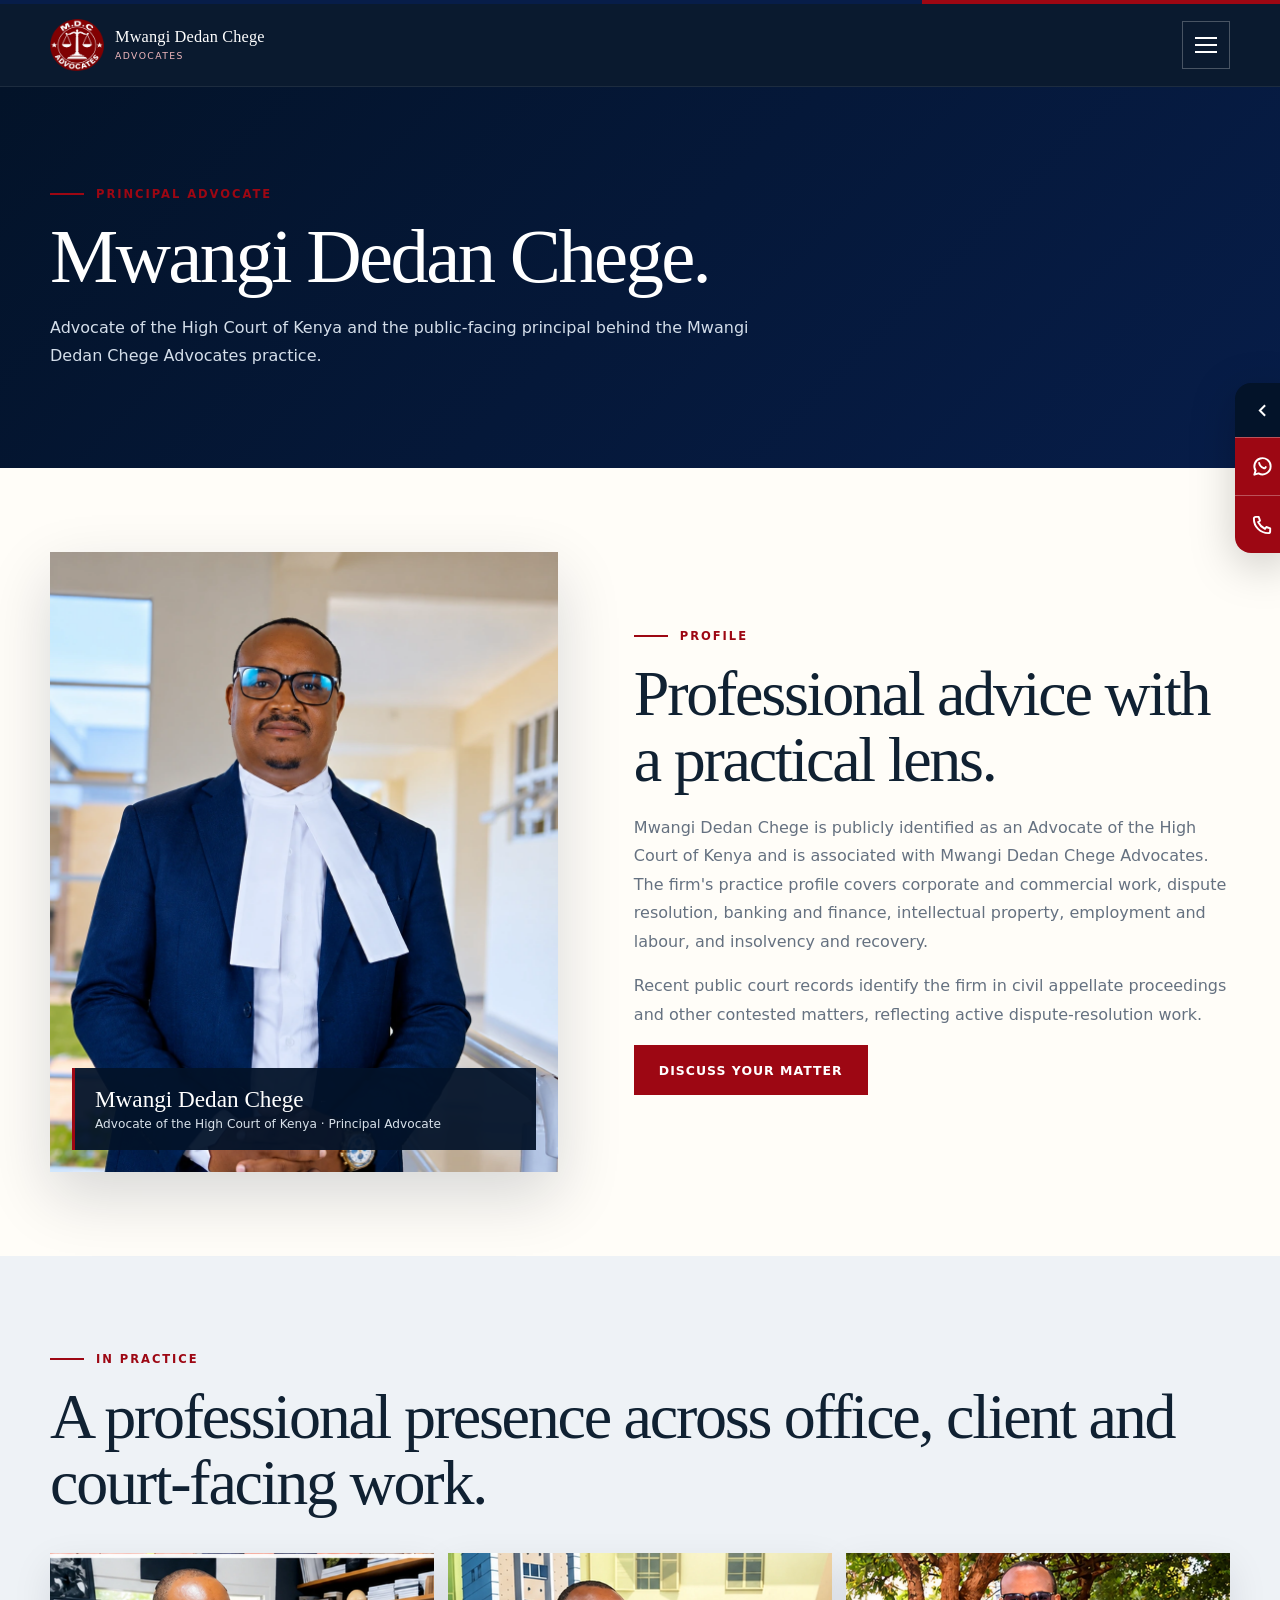
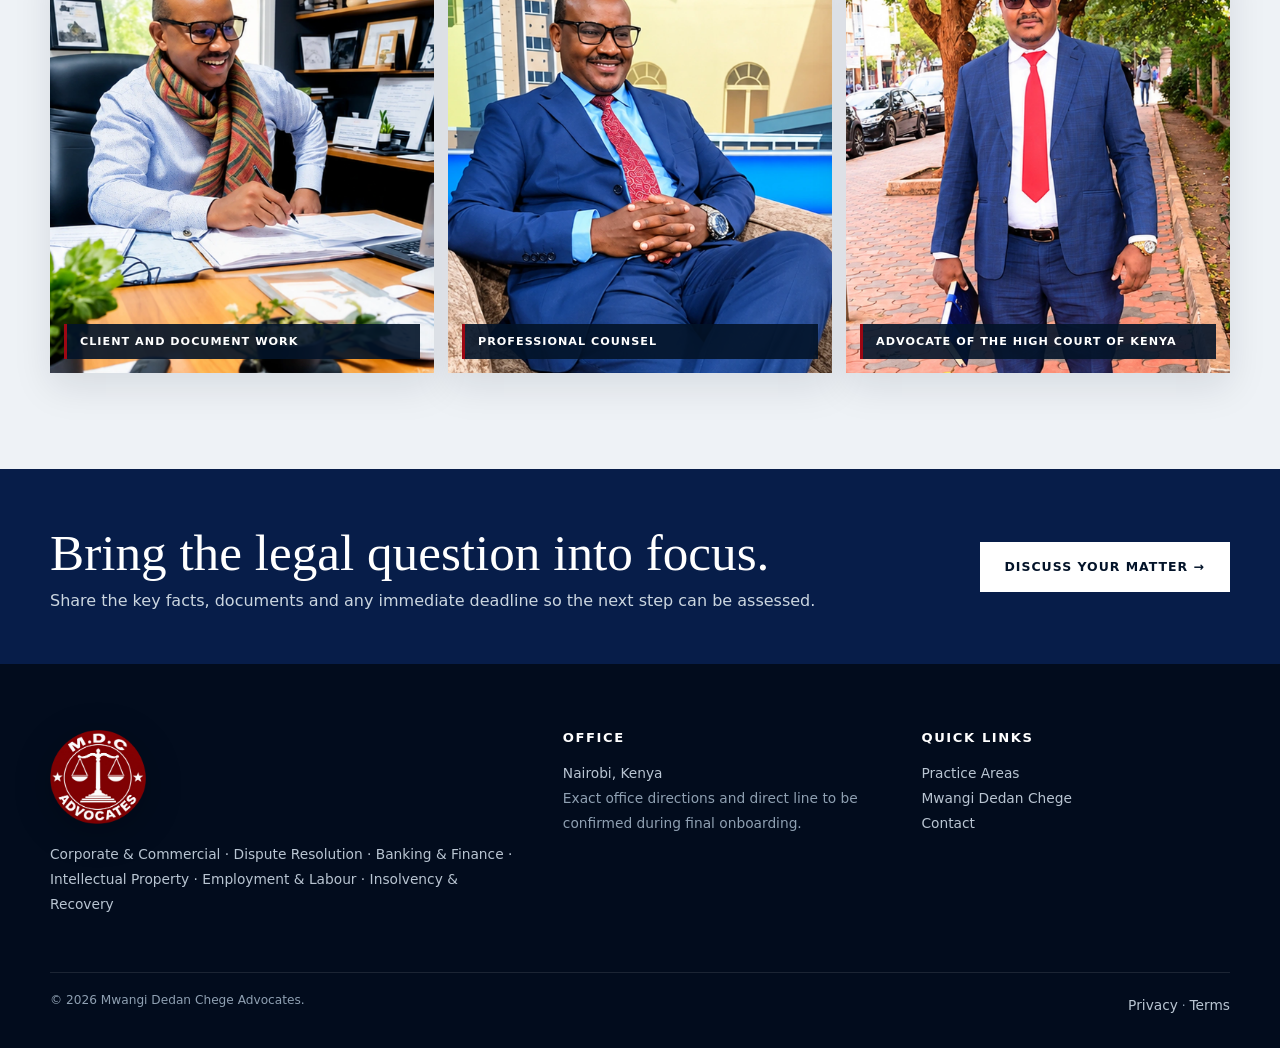
<file: managing-partner/index.html>
<!doctype html><html lang="en"><head><meta charset="utf-8"><meta name="viewport" content="width=device-width,initial-scale=1,viewport-fit=cover">
<title>Mwangi Dedan Chege | Mwangi Dedan Chege Advocates</title><meta name="description" content="Profile of Mwangi Dedan Chege, Advocate of the High Court of Kenya."><link rel="canonical" href="https://mwangi-dedan-chege-advocates.vercel.app/managing-partner">
<meta name="theme-color" content="#071d49"><meta property="og:type" content="website"><meta property="og:title" content="Mwangi Dedan Chege | Mwangi Dedan Chege Advocates">
<meta property="og:description" content="Profile of Mwangi Dedan Chege, Advocate of the High Court of Kenya."><meta property="og:url" content="https://mwangi-dedan-chege-advocates.vercel.app/managing-partner">
<meta property="og:image" content="https://mwangi-dedan-chege-advocates.vercel.app/images/social-card.jpg">
<link rel="manifest" href="/site.webmanifest"><link rel="icon" href="/images/icon-192.png">
<link rel="stylesheet" href="/assets/css/site.css?v=8"></head><body><div class="topline"></div><header class="site-header"><div class="container nav"><a class="brand" href="/" aria-label="Mwangi Dedan Chege Advocates home">
<img class="brand-mark" src="/images/emblem-2k.png" alt=""><span class="brand-name"><b>Mwangi Dedan Chege</b><small>Advocates</small></span></a>
<nav class="nav-links" aria-label="Primary navigation"><a class="" href="/">Home</a><a class="" href="/about">About</a><a class="" href="/practice-areas">Practice Areas</a><a class="active" href="/managing-partner">Mwangi Dedan Chege</a><a class="" href="/insights">Insights</a><a class="" href="/contact">Contact</a></nav><a class="nav-cta" href="/contact">Discuss your matter</a>
<button class="menu-btn" aria-label="Open menu" aria-expanded="false"><span></span></button></div>
<nav class="mobile-nav" aria-label="Mobile navigation"><a href="/">Home</a><a href="/about">About</a><a href="/practice-areas">Practice Areas</a><a href="/managing-partner">Mwangi Dedan Chege</a><a href="/insights">Insights</a><a href="/contact">Contact</a><a href="/contact">Discuss your matter</a></nav></header>
<main><section class="page-hero"><div class="container"><div class="eyebrow">Principal Advocate</div><h1 class="page-title">Mwangi Dedan Chege.</h1><p>Advocate of the High Court of Kenya and the public-facing principal behind the Mwangi Dedan Chege Advocates practice.</p></div></section>
<section class="page-main"><div class="container partner-grid"><div class="partner-visual"><div class="partner-badge"><strong>Mwangi Dedan Chege</strong><span>Advocate of the High Court of Kenya · Principal Advocate</span></div></div>
<div><div class="eyebrow">Profile</div><h2 class="section-title">Professional advice with a practical lens.</h2>
<p class="section-copy">Mwangi Dedan Chege is publicly identified as an Advocate of the High Court of Kenya and is associated with Mwangi Dedan Chege Advocates. The firm's practice profile covers corporate and commercial work, dispute resolution, banking and finance, intellectual property, employment and labour, and insolvency and recovery.</p>
<p class="section-copy">Recent public court records identify the firm in civil appellate proceedings and other contested matters, reflecting active dispute-resolution work.</p>
<a class="btn btn-gold" href="/contact">Discuss your matter</a></div></div></section>
<section class="section profile-story-section"><div class="container"><div class="eyebrow">In practice</div><h2 class="section-title">A professional presence across office, client and court-facing work.</h2><div class="profile-story-grid">
<figure><img loading="lazy" src="/assets/media/dedan-office.webp" alt="Mwangi Dedan Chege working at his desk"><figcaption>Client and document work</figcaption></figure>
<figure><img loading="lazy" src="/assets/media/dedan-seated.webp" alt="Mwangi Dedan Chege seated in professional attire"><figcaption>Professional counsel</figcaption></figure>
<figure><img loading="lazy" src="/assets/media/dedan-outdoor.webp" alt="Mwangi Dedan Chege outdoors in professional attire"><figcaption>Advocate of the High Court of Kenya</figcaption></figure>
</div></div></section></main><aside class="contact-rail collapsed" aria-label="Quick contact"><button class="rail-toggle" aria-label="Expand or collapse quick contact"><svg viewBox="0 0 24 24"><path d="M9 18l6-6-6-6"/></svg></button><div class="rail-actions">
<a href="/contact" aria-label="Contact Mwangi Dedan Chege Advocates"><svg viewBox="0 0 24 24"><path d="M20.5 11.8a8.5 8.5 0 0 1-12.6 7.4L3.5 20.5l1.3-4.2a8.5 8.5 0 1 1 15.7-4.5Z"/><path d="M8.5 8.2c.4 2.4 2.2 4.5 4.8 5.6.9.4 1.7-.3 2.1-1.2"/></svg></a>
<a href="/contact" aria-label="Contact the firm"><svg viewBox="0 0 24 24"><path d="M5 4h3l1.4 4-2 1.4a16 16 0 0 0 7.2 7.2l1.4-2L20 16v3c0 1.1-.9 2-2 2C9.7 21 3 14.3 3 6c0-1.1.9-2 2-2Z"/></svg></a></div></aside><section class="cta-strip"><div class="container"><div><h2>Bring the legal question into focus.</h2><p>Share the key facts, documents and any immediate deadline so the next step can be assessed.</p></div><a class="btn btn-light" href="/contact">Discuss your matter →</a></div></section>
<footer class="footer"><div class="container"><div class="footer-grid"><div><div class="footer-brand"><img src="/images/emblem-2k.png" alt="Mwangi Dedan Chege Advocates emblem"></div>
<p>Corporate & Commercial · Dispute Resolution · Banking & Finance · Intellectual Property · Employment & Labour · Insolvency & Recovery</p></div>
<div><h4>Office</h4><p>Nairobi, Kenya<br><span style="color:#8fa0b2">Exact office directions and direct line to be confirmed during final onboarding.</span></p></div>
<div><h4>Quick links</h4><p><a href="/practice-areas">Practice Areas</a><br><a href="/managing-partner">Mwangi Dedan Chege</a><br><a href="/contact">Contact</a></p></div></div>
<div class="footer-bottom"><span>© 2026 Mwangi Dedan Chege Advocates.</span><span><a href="/privacy">Privacy</a> · <a href="/terms">Terms</a></span></div></div></footer><script src="/assets/js/site.js?v=8" defer></script></body></html>
</file>
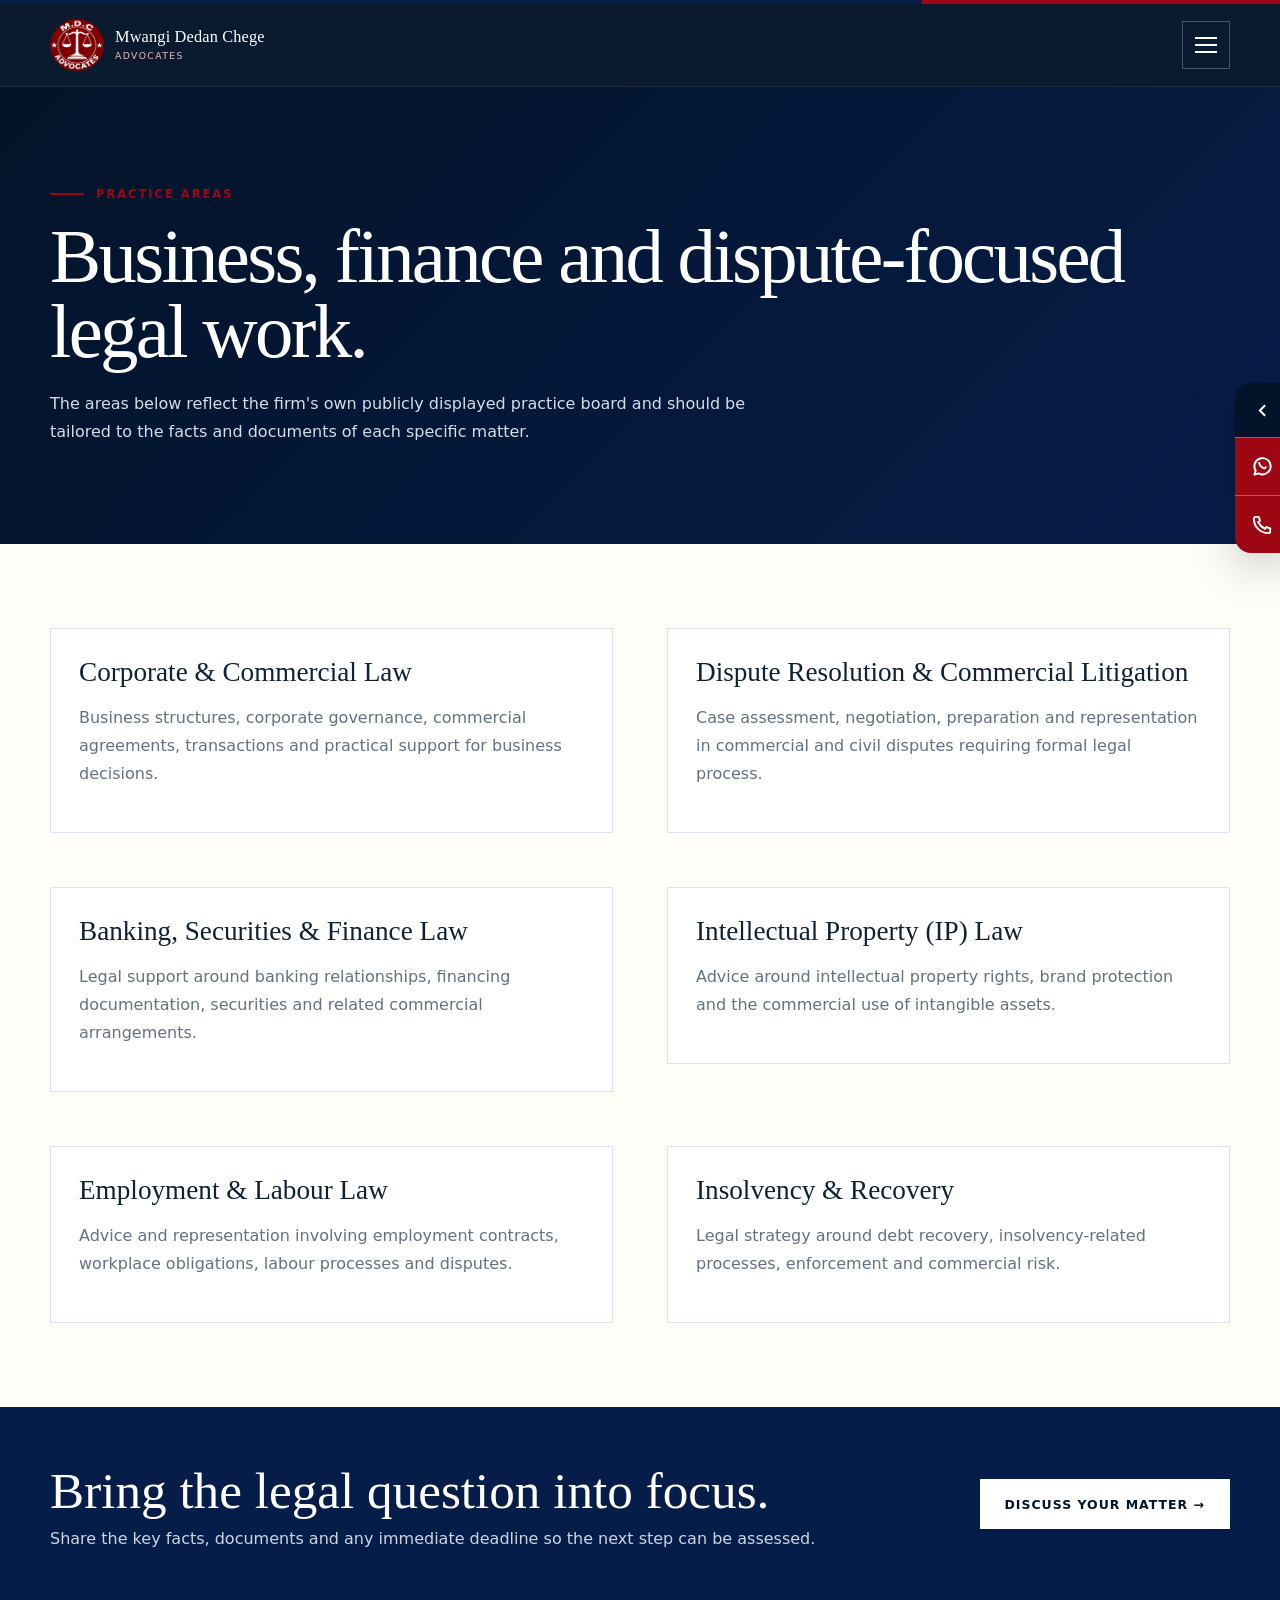
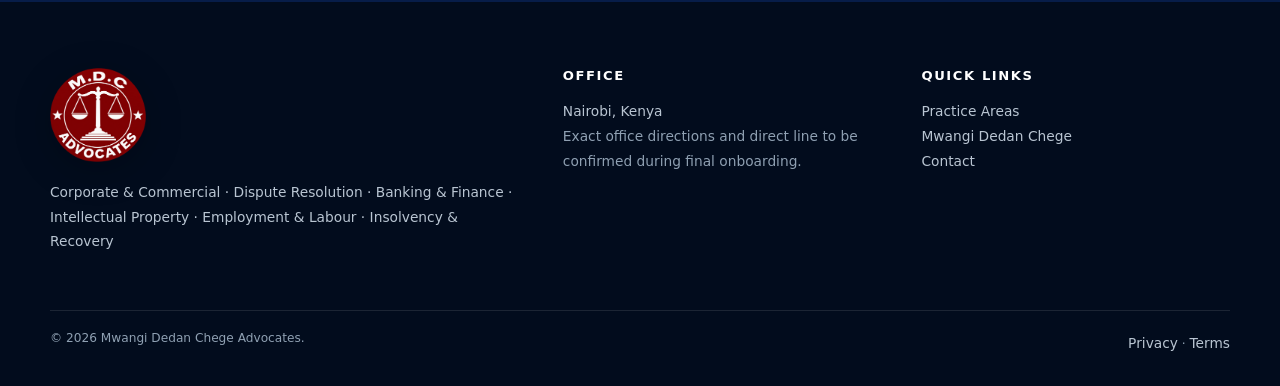
<file: practice-areas/index.html>
<!doctype html><html lang="en"><head><meta charset="utf-8"><meta name="viewport" content="width=device-width,initial-scale=1,viewport-fit=cover">
<title>Practice Areas | Mwangi Dedan Chege Advocates</title><meta name="description" content="Corporate, litigation, banking and finance, intellectual property, employment and recovery legal services."><link rel="canonical" href="https://mwangi-dedan-chege-advocates.vercel.app/practice-areas">
<meta name="theme-color" content="#071d49"><meta property="og:type" content="website"><meta property="og:title" content="Practice Areas | Mwangi Dedan Chege Advocates">
<meta property="og:description" content="Corporate, litigation, banking and finance, intellectual property, employment and recovery legal services."><meta property="og:url" content="https://mwangi-dedan-chege-advocates.vercel.app/practice-areas">
<meta property="og:image" content="https://mwangi-dedan-chege-advocates.vercel.app/images/social-card.jpg">
<link rel="manifest" href="/site.webmanifest"><link rel="icon" href="/images/icon-192.png">
<link rel="stylesheet" href="/assets/css/site.css?v=8"></head><body><div class="topline"></div><header class="site-header"><div class="container nav"><a class="brand" href="/" aria-label="Mwangi Dedan Chege Advocates home">
<img class="brand-mark" src="/images/emblem-2k.png" alt=""><span class="brand-name"><b>Mwangi Dedan Chege</b><small>Advocates</small></span></a>
<nav class="nav-links" aria-label="Primary navigation"><a class="" href="/">Home</a><a class="" href="/about">About</a><a class="active" href="/practice-areas">Practice Areas</a><a class="" href="/managing-partner">Mwangi Dedan Chege</a><a class="" href="/insights">Insights</a><a class="" href="/contact">Contact</a></nav><a class="nav-cta" href="/contact">Discuss your matter</a>
<button class="menu-btn" aria-label="Open menu" aria-expanded="false"><span></span></button></div>
<nav class="mobile-nav" aria-label="Mobile navigation"><a href="/">Home</a><a href="/about">About</a><a href="/practice-areas">Practice Areas</a><a href="/managing-partner">Mwangi Dedan Chege</a><a href="/insights">Insights</a><a href="/contact">Contact</a><a href="/contact">Discuss your matter</a></nav></header>
<main><section class="page-hero"><div class="container"><div class="eyebrow">Practice areas</div><h1 class="page-title">Business, finance and dispute-focused legal work.</h1><p>The areas below reflect the firm's own publicly displayed practice board and should be tailored to the facts and documents of each specific matter.</p></div></section>
<section class="page-main"><div class="container"><div class="two-col">
<div class="info-card" id="corporate"><h3>Corporate & Commercial Law</h3><p>Business structures, corporate governance, commercial agreements, transactions and practical support for business decisions.</p></div>
<div class="info-card" id="litigation"><h3>Dispute Resolution & Commercial Litigation</h3><p>Case assessment, negotiation, preparation and representation in commercial and civil disputes requiring formal legal process.</p></div>
<div class="info-card" id="finance"><h3>Banking, Securities & Finance Law</h3><p>Legal support around banking relationships, financing documentation, securities and related commercial arrangements.</p></div>
<div class="info-card" id="ip"><h3>Intellectual Property (IP) Law</h3><p>Advice around intellectual property rights, brand protection and the commercial use of intangible assets.</p></div>
<div class="info-card" id="employment"><h3>Employment & Labour Law</h3><p>Advice and representation involving employment contracts, workplace obligations, labour processes and disputes.</p></div>
<div class="info-card" id="insolvency"><h3>Insolvency & Recovery</h3><p>Legal strategy around debt recovery, insolvency-related processes, enforcement and commercial risk.</p></div>
</div></div></section></main><aside class="contact-rail collapsed" aria-label="Quick contact"><button class="rail-toggle" aria-label="Expand or collapse quick contact"><svg viewBox="0 0 24 24"><path d="M9 18l6-6-6-6"/></svg></button><div class="rail-actions">
<a href="/contact" aria-label="Contact Mwangi Dedan Chege Advocates"><svg viewBox="0 0 24 24"><path d="M20.5 11.8a8.5 8.5 0 0 1-12.6 7.4L3.5 20.5l1.3-4.2a8.5 8.5 0 1 1 15.7-4.5Z"/><path d="M8.5 8.2c.4 2.4 2.2 4.5 4.8 5.6.9.4 1.7-.3 2.1-1.2"/></svg></a>
<a href="/contact" aria-label="Contact the firm"><svg viewBox="0 0 24 24"><path d="M5 4h3l1.4 4-2 1.4a16 16 0 0 0 7.2 7.2l1.4-2L20 16v3c0 1.1-.9 2-2 2C9.7 21 3 14.3 3 6c0-1.1.9-2 2-2Z"/></svg></a></div></aside><section class="cta-strip"><div class="container"><div><h2>Bring the legal question into focus.</h2><p>Share the key facts, documents and any immediate deadline so the next step can be assessed.</p></div><a class="btn btn-light" href="/contact">Discuss your matter →</a></div></section>
<footer class="footer"><div class="container"><div class="footer-grid"><div><div class="footer-brand"><img src="/images/emblem-2k.png" alt="Mwangi Dedan Chege Advocates emblem"></div>
<p>Corporate & Commercial · Dispute Resolution · Banking & Finance · Intellectual Property · Employment & Labour · Insolvency & Recovery</p></div>
<div><h4>Office</h4><p>Nairobi, Kenya<br><span style="color:#8fa0b2">Exact office directions and direct line to be confirmed during final onboarding.</span></p></div>
<div><h4>Quick links</h4><p><a href="/practice-areas">Practice Areas</a><br><a href="/managing-partner">Mwangi Dedan Chege</a><br><a href="/contact">Contact</a></p></div></div>
<div class="footer-bottom"><span>© 2026 Mwangi Dedan Chege Advocates.</span><span><a href="/privacy">Privacy</a> · <a href="/terms">Terms</a></span></div></div></footer><script src="/assets/js/site.js?v=8" defer></script></body></html>
</file>
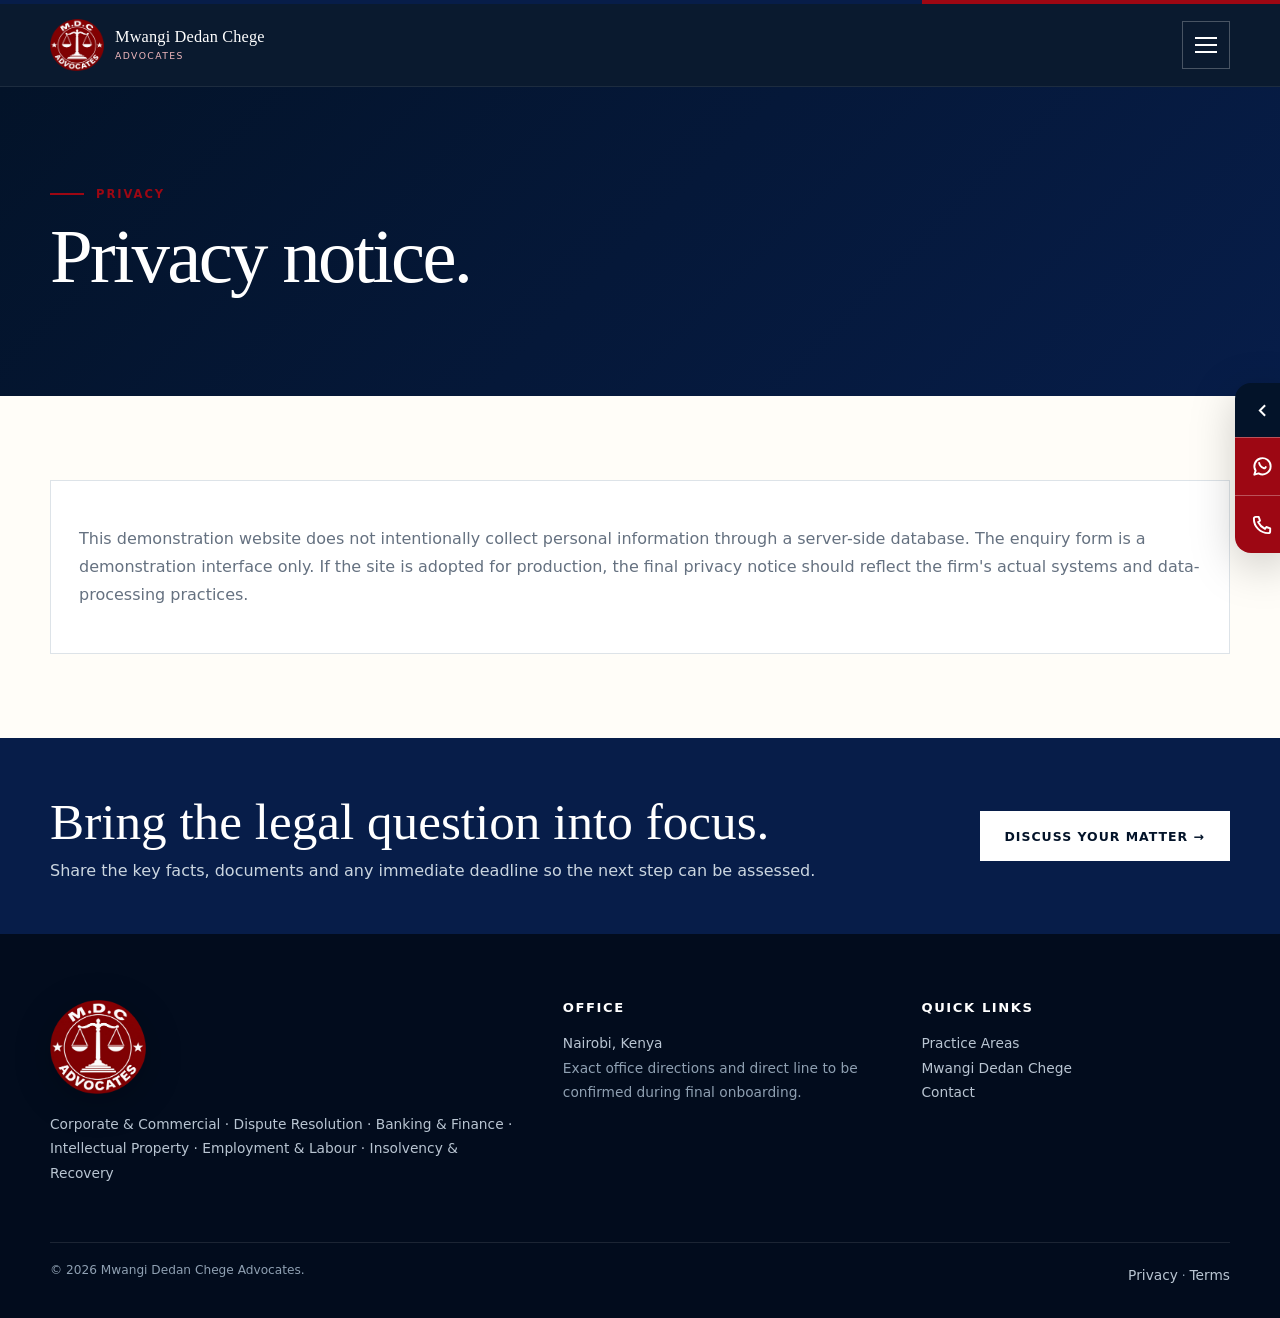
<file: privacy/index.html>
<!doctype html><html lang="en"><head><meta charset="utf-8"><meta name="viewport" content="width=device-width,initial-scale=1,viewport-fit=cover">
<title>Privacy | Mwangi Dedan Chege Advocates</title><meta name="description" content="Privacy notice for the Mwangi Dedan Chege Advocates demonstration website."><link rel="canonical" href="https://mwangi-dedan-chege-advocates.vercel.app/privacy">
<meta name="theme-color" content="#071d49"><meta property="og:type" content="website"><meta property="og:title" content="Privacy | Mwangi Dedan Chege Advocates">
<meta property="og:description" content="Privacy notice for the Mwangi Dedan Chege Advocates demonstration website."><meta property="og:url" content="https://mwangi-dedan-chege-advocates.vercel.app/privacy">
<meta property="og:image" content="https://mwangi-dedan-chege-advocates.vercel.app/images/social-card.jpg">
<link rel="manifest" href="/site.webmanifest"><link rel="icon" href="/images/icon-192.png">
<link rel="stylesheet" href="/assets/css/site.css?v=8"></head><body><div class="topline"></div><header class="site-header"><div class="container nav"><a class="brand" href="/" aria-label="Mwangi Dedan Chege Advocates home">
<img class="brand-mark" src="/images/emblem-2k.png" alt=""><span class="brand-name"><b>Mwangi Dedan Chege</b><small>Advocates</small></span></a>
<nav class="nav-links" aria-label="Primary navigation"><a class="" href="/">Home</a><a class="" href="/about">About</a><a class="" href="/practice-areas">Practice Areas</a><a class="" href="/managing-partner">Mwangi Dedan Chege</a><a class="" href="/insights">Insights</a><a class="" href="/contact">Contact</a></nav><a class="nav-cta" href="/contact">Discuss your matter</a>
<button class="menu-btn" aria-label="Open menu" aria-expanded="false"><span></span></button></div>
<nav class="mobile-nav" aria-label="Mobile navigation"><a href="/">Home</a><a href="/about">About</a><a href="/practice-areas">Practice Areas</a><a href="/managing-partner">Mwangi Dedan Chege</a><a href="/insights">Insights</a><a href="/contact">Contact</a><a href="/contact">Discuss your matter</a></nav></header>
<main><section class="page-hero"><div class="container"><div class="eyebrow">Privacy</div><h1 class="page-title">Privacy notice.</h1></div></section>
<section class="page-main"><div class="container"><div class="info-card"><p>This demonstration website does not intentionally collect personal information through a server-side database. The enquiry form is a demonstration interface only. If the site is adopted for production, the final privacy notice should reflect the firm's actual systems and data-processing practices.</p></div></div></section></main><aside class="contact-rail collapsed" aria-label="Quick contact"><button class="rail-toggle" aria-label="Expand or collapse quick contact"><svg viewBox="0 0 24 24"><path d="M9 18l6-6-6-6"/></svg></button><div class="rail-actions">
<a href="/contact" aria-label="Contact Mwangi Dedan Chege Advocates"><svg viewBox="0 0 24 24"><path d="M20.5 11.8a8.5 8.5 0 0 1-12.6 7.4L3.5 20.5l1.3-4.2a8.5 8.5 0 1 1 15.7-4.5Z"/><path d="M8.5 8.2c.4 2.4 2.2 4.5 4.8 5.6.9.4 1.7-.3 2.1-1.2"/></svg></a>
<a href="/contact" aria-label="Contact the firm"><svg viewBox="0 0 24 24"><path d="M5 4h3l1.4 4-2 1.4a16 16 0 0 0 7.2 7.2l1.4-2L20 16v3c0 1.1-.9 2-2 2C9.7 21 3 14.3 3 6c0-1.1.9-2 2-2Z"/></svg></a></div></aside><section class="cta-strip"><div class="container"><div><h2>Bring the legal question into focus.</h2><p>Share the key facts, documents and any immediate deadline so the next step can be assessed.</p></div><a class="btn btn-light" href="/contact">Discuss your matter →</a></div></section>
<footer class="footer"><div class="container"><div class="footer-grid"><div><div class="footer-brand"><img src="/images/emblem-2k.png" alt="Mwangi Dedan Chege Advocates emblem"></div>
<p>Corporate & Commercial · Dispute Resolution · Banking & Finance · Intellectual Property · Employment & Labour · Insolvency & Recovery</p></div>
<div><h4>Office</h4><p>Nairobi, Kenya<br><span style="color:#8fa0b2">Exact office directions and direct line to be confirmed during final onboarding.</span></p></div>
<div><h4>Quick links</h4><p><a href="/practice-areas">Practice Areas</a><br><a href="/managing-partner">Mwangi Dedan Chege</a><br><a href="/contact">Contact</a></p></div></div>
<div class="footer-bottom"><span>© 2026 Mwangi Dedan Chege Advocates.</span><span><a href="/privacy">Privacy</a> · <a href="/terms">Terms</a></span></div></div></footer><script src="/assets/js/site.js?v=8" defer></script></body></html>
</file>
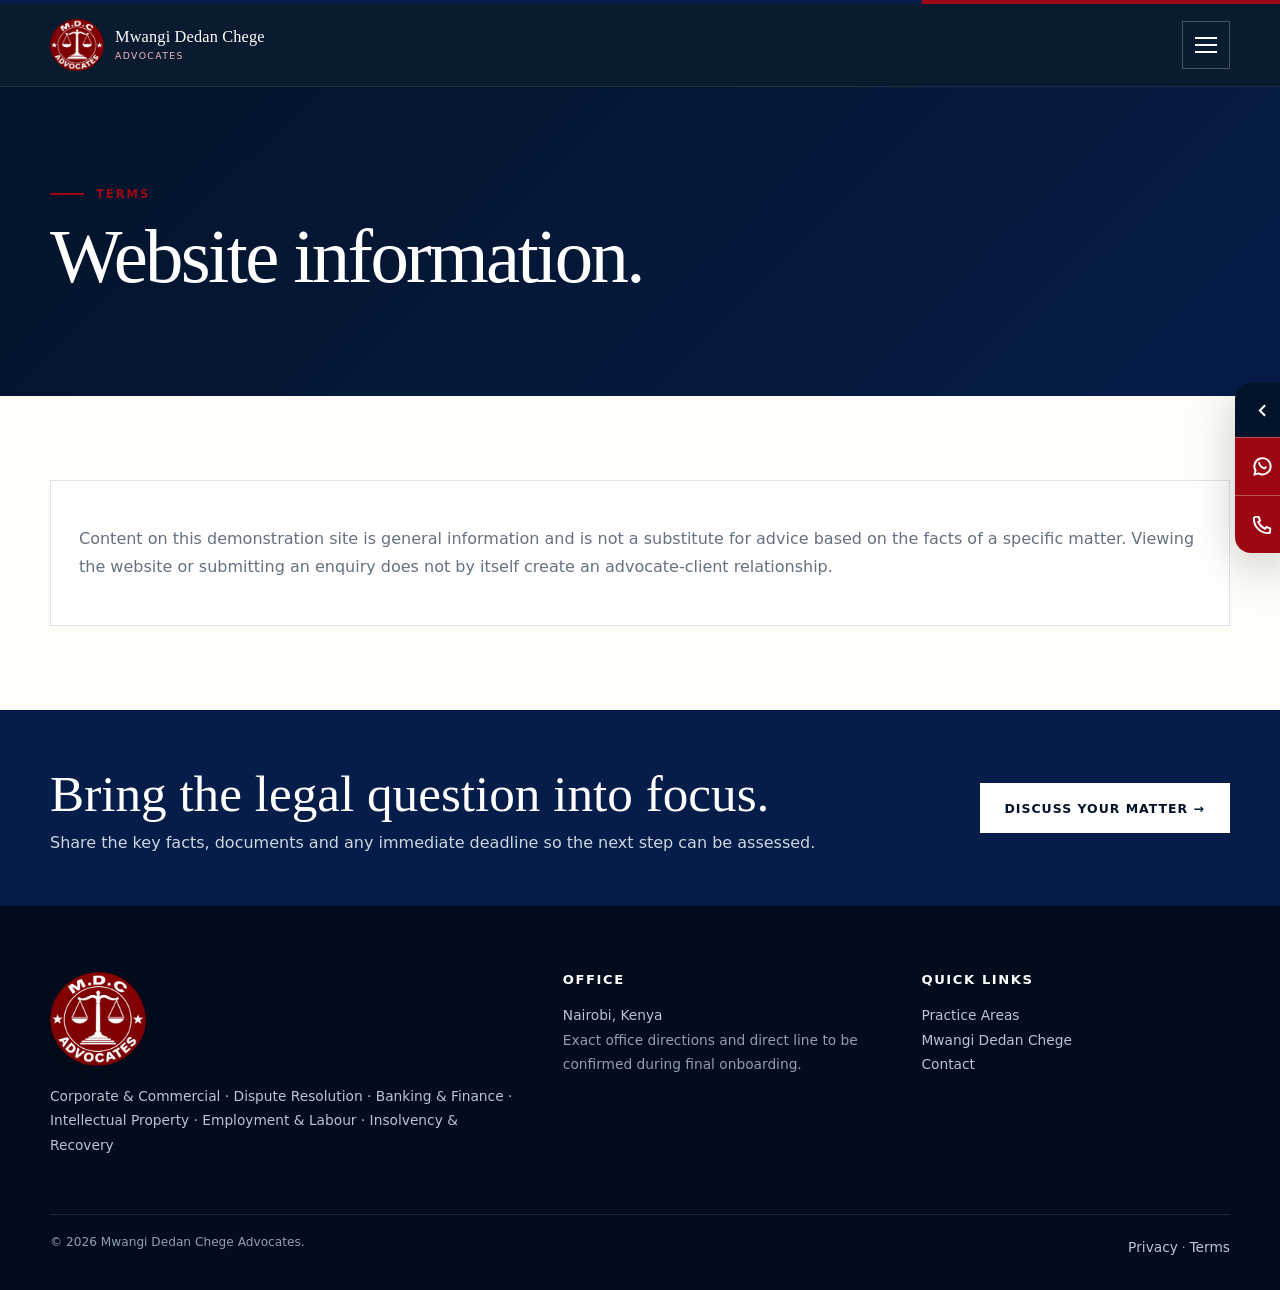
<file: terms/index.html>
<!doctype html><html lang="en"><head><meta charset="utf-8"><meta name="viewport" content="width=device-width,initial-scale=1,viewport-fit=cover">
<title>Terms | Mwangi Dedan Chege Advocates</title><meta name="description" content="Website terms for the Mwangi Dedan Chege Advocates demonstration website."><link rel="canonical" href="https://mwangi-dedan-chege-advocates.vercel.app/terms">
<meta name="theme-color" content="#071d49"><meta property="og:type" content="website"><meta property="og:title" content="Terms | Mwangi Dedan Chege Advocates">
<meta property="og:description" content="Website terms for the Mwangi Dedan Chege Advocates demonstration website."><meta property="og:url" content="https://mwangi-dedan-chege-advocates.vercel.app/terms">
<meta property="og:image" content="https://mwangi-dedan-chege-advocates.vercel.app/images/social-card.jpg">
<link rel="manifest" href="/site.webmanifest"><link rel="icon" href="/images/icon-192.png">
<link rel="stylesheet" href="/assets/css/site.css?v=8"></head><body><div class="topline"></div><header class="site-header"><div class="container nav"><a class="brand" href="/" aria-label="Mwangi Dedan Chege Advocates home">
<img class="brand-mark" src="/images/emblem-2k.png" alt=""><span class="brand-name"><b>Mwangi Dedan Chege</b><small>Advocates</small></span></a>
<nav class="nav-links" aria-label="Primary navigation"><a class="" href="/">Home</a><a class="" href="/about">About</a><a class="" href="/practice-areas">Practice Areas</a><a class="" href="/managing-partner">Mwangi Dedan Chege</a><a class="" href="/insights">Insights</a><a class="" href="/contact">Contact</a></nav><a class="nav-cta" href="/contact">Discuss your matter</a>
<button class="menu-btn" aria-label="Open menu" aria-expanded="false"><span></span></button></div>
<nav class="mobile-nav" aria-label="Mobile navigation"><a href="/">Home</a><a href="/about">About</a><a href="/practice-areas">Practice Areas</a><a href="/managing-partner">Mwangi Dedan Chege</a><a href="/insights">Insights</a><a href="/contact">Contact</a><a href="/contact">Discuss your matter</a></nav></header>
<main><section class="page-hero"><div class="container"><div class="eyebrow">Terms</div><h1 class="page-title">Website information.</h1></div></section>
<section class="page-main"><div class="container"><div class="info-card"><p>Content on this demonstration site is general information and is not a substitute for advice based on the facts of a specific matter. Viewing the website or submitting an enquiry does not by itself create an advocate-client relationship.</p></div></div></section></main><aside class="contact-rail collapsed" aria-label="Quick contact"><button class="rail-toggle" aria-label="Expand or collapse quick contact"><svg viewBox="0 0 24 24"><path d="M9 18l6-6-6-6"/></svg></button><div class="rail-actions">
<a href="/contact" aria-label="Contact Mwangi Dedan Chege Advocates"><svg viewBox="0 0 24 24"><path d="M20.5 11.8a8.5 8.5 0 0 1-12.6 7.4L3.5 20.5l1.3-4.2a8.5 8.5 0 1 1 15.7-4.5Z"/><path d="M8.5 8.2c.4 2.4 2.2 4.5 4.8 5.6.9.4 1.7-.3 2.1-1.2"/></svg></a>
<a href="/contact" aria-label="Contact the firm"><svg viewBox="0 0 24 24"><path d="M5 4h3l1.4 4-2 1.4a16 16 0 0 0 7.2 7.2l1.4-2L20 16v3c0 1.1-.9 2-2 2C9.7 21 3 14.3 3 6c0-1.1.9-2 2-2Z"/></svg></a></div></aside><section class="cta-strip"><div class="container"><div><h2>Bring the legal question into focus.</h2><p>Share the key facts, documents and any immediate deadline so the next step can be assessed.</p></div><a class="btn btn-light" href="/contact">Discuss your matter →</a></div></section>
<footer class="footer"><div class="container"><div class="footer-grid"><div><div class="footer-brand"><img src="/images/emblem-2k.png" alt="Mwangi Dedan Chege Advocates emblem"></div>
<p>Corporate & Commercial · Dispute Resolution · Banking & Finance · Intellectual Property · Employment & Labour · Insolvency & Recovery</p></div>
<div><h4>Office</h4><p>Nairobi, Kenya<br><span style="color:#8fa0b2">Exact office directions and direct line to be confirmed during final onboarding.</span></p></div>
<div><h4>Quick links</h4><p><a href="/practice-areas">Practice Areas</a><br><a href="/managing-partner">Mwangi Dedan Chege</a><br><a href="/contact">Contact</a></p></div></div>
<div class="footer-bottom"><span>© 2026 Mwangi Dedan Chege Advocates.</span><span><a href="/privacy">Privacy</a> · <a href="/terms">Terms</a></span></div></div></footer><script src="/assets/js/site.js?v=8" defer></script></body></html>
</file>
<file: assets/css/site.css>
:root{--navy:#071d49;--navy2:#031329;--blue:#123a73;--gold:#9d0713;--gold2:#e5a1a7;--ivory:#f7f4ed;--paper:#fffdf8;--ink:#102132;--muted:#657180;--line:#dde3e8;--max:1180px;--shadow:0 24px 60px rgba(3,19,41,.16)}
*{box-sizing:border-box}html{scroll-behavior:smooth;overflow-x:hidden}body{margin:0;background:var(--paper);color:var(--ink);font-family:Inter,ui-sans-serif,system-ui,-apple-system,BlinkMacSystemFont,"Segoe UI",sans-serif;overflow-x:hidden;-webkit-font-smoothing:antialiased}a{color:inherit;text-decoration:none}img,video{max-width:100%;display:block}.container{width:min(calc(100% - 48px),var(--max));margin:auto}.topline{height:4px;background:linear-gradient(90deg,var(--navy) 0 72%,var(--gold) 72%)}
.site-header{position:sticky;top:0;z-index:100;background:rgba(3,19,41,.97);backdrop-filter:blur(12px);border-bottom:1px solid rgba(255,255,255,.08)}.nav{height:92px;display:flex;align-items:center;gap:30px}.brand{display:flex;align-items:center;gap:11px;margin-right:auto;color:white;min-width:230px}.brand-mark{width:58px;height:58px;object-fit:contain}.brand-name{display:flex;flex-direction:column;line-height:1.02;min-width:0}.brand-name b{font-family:Georgia,serif;font-size:1.06rem;font-weight:500;letter-spacing:.01em;white-space:nowrap}.brand-name small{font-size:.6rem;text-transform:uppercase;letter-spacing:.13em;color:#f0b8bd;margin-top:5px;white-space:nowrap}.nav-links{display:flex;align-items:center;gap:22px}.nav-links a{color:#eef4fa;font-size:.74rem;text-transform:uppercase;letter-spacing:.11em;font-weight:700;white-space:nowrap}.nav-links a:hover,.nav-links a.active{color:#f2b0b6}.nav-cta{background:var(--gold);color:white;padding:15px 18px;font-weight:800;font-size:.75rem;text-transform:uppercase;letter-spacing:.08em;white-space:nowrap}.menu-btn{display:none;width:48px;height:48px;border:1px solid rgba(255,255,255,.25);background:transparent;align-items:center;justify-content:center}.menu-btn:before,.menu-btn:after,.menu-btn span{content:"";display:block;width:22px;height:2px;background:white;position:absolute}.menu-btn:before{transform:translateY(-7px)}.menu-btn:after{transform:translateY(7px)}.mobile-nav{display:none}
.hero{position:relative;min-height:calc(100svh - 96px);display:flex;align-items:center;color:white;background:linear-gradient(90deg,rgba(3,19,41,.90),rgba(3,19,41,.55) 53%,rgba(3,19,41,.22)),url('https://images.unsplash.com/photo-1571055931484-22dce9d6c510?auto=format&fit=crop&w=2200&q=86') center/cover no-repeat}.hero:after{content:"";position:absolute;inset:auto 0 0;height:100px;background:linear-gradient(transparent,rgba(3,19,41,.55));pointer-events:none}.hero .container{position:relative;z-index:2}.hero-content{max-width:780px;padding:94px 0 108px}.eyebrow{display:flex;align-items:center;gap:12px;color:var(--gold);font-size:.72rem;text-transform:uppercase;letter-spacing:.17em;font-weight:800}.hero .eyebrow,.partner-section .eyebrow,.cta-strip .eyebrow{color:#f2b8bd}.eyebrow:before{content:"";width:34px;height:2px;background:var(--gold)}.display,.section-title,.page-title{font-family:Georgia,"Times New Roman",serif;font-weight:500;letter-spacing:-.035em}.display{font-size:clamp(3.55rem,6.4vw,7rem);line-height:.94;margin:24px 0}.display span{color:#f0aab1}.lead{font-size:1.08rem;line-height:1.75;color:#e1e8f0;max-width:650px}.hero-actions{display:flex;gap:12px;flex-wrap:wrap;margin-top:30px}.btn{min-height:50px;padding:0 24px;display:inline-flex;align-items:center;justify-content:center;font-weight:800;font-size:.78rem;text-transform:uppercase;letter-spacing:.08em;border:1px solid transparent;cursor:pointer}.btn-gold{background:var(--gold);color:white}.btn-ghost{border-color:rgba(255,255,255,.55);color:white;background:rgba(255,255,255,.05)}.btn-navy{background:var(--navy2);color:white}.btn-light{background:white;color:var(--navy2)}.hero-meta{display:flex;gap:30px;flex-wrap:wrap;margin-top:34px;color:#dce5ee;font-size:.79rem}.hero-meta span{display:flex;align-items:center;gap:8px}.hero-meta i{width:6px;height:6px;border-radius:50%;background:#df7b84}
.section{padding:96px 0}.section-title{font-size:clamp(2.5rem,5vw,4.6rem);line-height:1.02;margin:18px 0 22px}.section-copy{color:var(--muted);line-height:1.78;max-width:700px}.intro-grid{display:grid;grid-template-columns:1.05fr .95fr;gap:80px;align-items:center}.values{display:grid;grid-template-columns:repeat(3,1fr);gap:14px;margin-top:34px}.value{padding:18px;border-top:2px solid var(--gold);background:#fff}.value b{display:block;color:var(--navy);margin-bottom:7px}.value span{font-size:.82rem;line-height:1.55;color:var(--muted)}.logo-animation{background:var(--navy);padding:18px;box-shadow:var(--shadow);position:relative;overflow:hidden}.logo-animation img,.logo-animation video{width:100%;aspect-ratio:16/9;object-fit:contain;background:#fff}.logo-animation small{display:block;color:#dfe7ef;font-size:.73rem;letter-spacing:.08em;text-align:center;padding:12px 6px 3px}
.practice-section{background:#edf2f6}.practice-grid{display:grid;grid-template-columns:repeat(3,1fr);gap:14px;margin-top:40px}.practice-card{position:relative;min-height:360px;overflow:hidden;background:#123;color:white}.practice-card:before{content:"";position:absolute;inset:0;background:linear-gradient(180deg,rgba(3,15,29,.05),rgba(3,15,29,.91));z-index:1}.practice-card:after{content:"";position:absolute;inset:0;background:var(--image) center/cover no-repeat;transition:transform .55s ease;z-index:0}.practice-card:hover:after{transform:scale(1.04)}.practice-content{position:absolute;left:24px;right:24px;bottom:24px;z-index:2}.practice-number{font-size:.7rem;letter-spacing:.14em;color:#f1b0b6}.practice-card h3{font-family:Georgia,serif;font-size:1.85rem;margin:.55rem 0 .5rem;font-weight:500}.practice-card p{font-size:.84rem;color:#e0e7ed;line-height:1.55;margin:0 0 12px}.practice-link{font-size:.7rem;font-weight:800;text-transform:uppercase;letter-spacing:.1em;color:#f1b0b6}
.partner-section{background:var(--navy2);color:white}.partner-grid{display:grid;grid-template-columns:.92fr 1.08fr;gap:76px;align-items:center}.partner-visual{min-height:620px;background:url('/assets/media/dedan-main.webp') center 14%/cover no-repeat;position:relative;box-shadow:var(--shadow)}.partner-badge{position:absolute;left:22px;right:22px;bottom:22px;background:rgba(3,19,41,.94);padding:18px 20px;border-left:3px solid var(--gold)}.partner-badge strong{display:block;font-family:Georgia,serif;font-size:1.45rem;font-weight:500;color:white}.partner-badge span{font-size:.76rem;color:#d8e1ea}.partner-section .section-copy{color:#c5d0dc}.partner-points{display:grid;grid-template-columns:1fr 1fr;gap:14px;margin-top:28px}.partner-point{padding:18px;border:1px solid rgba(255,255,255,.15)}.partner-point b{display:block;color:#f0adb3;margin-bottom:7px}.partner-point span{color:#cbd5df;font-size:.83rem;line-height:1.5}
.image-band{display:grid;grid-template-columns:1.1fr .9fr;min-height:520px;background:var(--navy)}.image-band .photo{background:url('/assets/media/dedan-branded-office.webp') center 24%/cover no-repeat}.image-band .copy{display:flex;flex-direction:column;justify-content:center;padding:70px clamp(30px,6vw,90px);color:white}.image-band .copy p{color:#c8d4e1;line-height:1.75}.booking-band{background:var(--gold);padding:54px 0}.booking-band .container{display:grid;grid-template-columns:1fr auto;gap:30px;align-items:center}.booking-band h2{font-family:Georgia,serif;font-size:clamp(2rem,4vw,3.4rem);margin:0;color:white;font-weight:500}.booking-band p{margin:.5rem 0 0;color:#ffe4e7}
.insight-grid{display:grid;grid-template-columns:repeat(3,1fr);gap:18px;margin-top:36px}.insight-card{border:1px solid var(--line);padding:28px;background:white}.insight-card .tag{color:var(--gold);font-weight:800;font-size:.7rem;text-transform:uppercase;letter-spacing:.12em}.insight-card h3{font-family:Georgia,serif;font-size:1.55rem;line-height:1.15;margin:.8rem 0;font-weight:500}.insight-card p{color:var(--muted);line-height:1.65;font-size:.9rem}.insight-card a{color:var(--navy);font-weight:800;font-size:.75rem;text-transform:uppercase;letter-spacing:.08em}
.page-hero{background:linear-gradient(135deg,var(--navy2),var(--navy));color:white;padding:100px 0 82px}.page-title{font-size:clamp(3rem,6vw,5.8rem);line-height:.98;margin:18px 0 20px}.page-hero p{max-width:720px;color:#d4deea;line-height:1.75}.page-main{padding:84px 0}.two-col{display:grid;grid-template-columns:1fr 1fr;gap:54px;align-items:start}.info-card{border:1px solid var(--line);padding:28px;background:white}.info-card h3{font-family:Georgia,serif;font-size:1.7rem;margin:0 0 12px;font-weight:500}.info-card p,.info-card li{color:var(--muted);line-height:1.75}.contact-grid{display:grid;grid-template-columns:.82fr 1.18fr;gap:54px}.contact-list{display:grid;gap:14px}.contact-item{padding:20px;border:1px solid var(--line);background:white}.contact-item small{display:block;color:var(--gold);font-weight:800;text-transform:uppercase;letter-spacing:.1em;margin-bottom:6px}.contact-item a,.contact-item span{color:var(--navy);font-weight:700}.contact-form{display:grid;grid-template-columns:1fr 1fr;gap:14px}.contact-form .full{grid-column:1/-1}.contact-form input,.contact-form textarea,.contact-form select{width:100%;border:1px solid var(--line);padding:15px 16px;background:white;color:var(--ink);font:inherit;border-radius:0}.contact-form textarea{min-height:160px;resize:vertical}.small-note{font-size:.82rem;color:var(--muted);line-height:1.6}.form-status{margin-top:10px;color:var(--navy);font-weight:700}.map-wrap{background:#eef2f5;padding:0 0 90px}.map-head{padding:76px 0 28px}.map-shell{width:min(1400px,calc(100% - 28px));margin:auto;overflow:hidden;box-shadow:var(--shadow);background:white}.map-shell iframe{display:block;width:100%;height:560px;border:0}.map-footer{display:flex;justify-content:space-between;gap:24px;align-items:center;padding:22px 28px}.map-footer strong{display:block;color:var(--navy);font-size:1rem}.map-footer span{color:var(--muted);font-size:.86rem}
.contact-rail{position:fixed;right:0;top:52%;transform:translateY(-50%);z-index:1000;display:flex;flex-direction:column;align-items:flex-end;transition:transform .28s ease;filter:drop-shadow(0 12px 22px rgba(0,0,0,.2))}.contact-rail.collapsed{transform:translate(9px,-50%)}.rail-toggle{width:54px;height:54px;border:0;border-radius:16px 0 0 0;background:var(--navy2);color:white;display:grid;place-items:center;cursor:pointer}.rail-toggle svg{width:21px;height:21px;stroke:#fff;fill:none;stroke-width:2.3;transition:transform .28s ease}.contact-rail.collapsed .rail-toggle svg{transform:rotate(180deg)}.rail-actions{overflow:hidden;border-radius:0 0 0 16px;background:var(--gold);display:flex;flex-direction:column}.rail-actions a{width:54px;height:58px;display:grid;place-items:center;color:white;border-top:1px solid rgba(255,255,255,.3)}.rail-actions a:hover{background:#78020b}.rail-actions svg{width:23px;height:23px;stroke:#fff;fill:none;stroke-width:2;stroke-linecap:round;stroke-linejoin:round}
.cta-strip{background:var(--navy);padding:54px 0;color:white}.cta-strip .container{display:flex;align-items:center;justify-content:space-between;gap:24px}.cta-strip h2{font-family:Georgia,serif;font-size:clamp(2rem,4vw,3.3rem);margin:0;font-weight:500}.cta-strip p{margin:.6rem 0 0;color:#cbd6e0}.footer{background:#020c1d;color:#d5dee8;padding:66px 0 30px}.footer-grid{display:grid;grid-template-columns:1.2fr .8fr .8fr;gap:50px}.footer-brand{width:96px;margin-bottom:18px;background:transparent;padding:0}.footer-brand img{width:100%;height:auto;object-fit:contain}.footer h4{color:white;font-size:.82rem;text-transform:uppercase;letter-spacing:.12em;margin:0 0 16px}.footer p,.footer a{font-size:.86rem;line-height:1.8;color:#b9c5d2}.footer a:hover{color:#f0adb3}.footer-bottom{border-top:1px solid rgba(255,255,255,.1);margin-top:42px;padding-top:20px;display:flex;justify-content:space-between;gap:20px;font-size:.76rem;color:#8fa0b2}
@media(max-width:1080px){.nav-links,.nav-cta{display:none}.menu-btn{display:flex;position:relative}.nav{height:82px}.brand{min-width:220px}.brand-mark{width:54px;height:54px}.brand-name b{font-size:1rem}.mobile-nav.open{display:flex;position:fixed;top:86px;left:0;right:0;background:var(--navy2);z-index:99;flex-direction:column;padding:14px 24px 24px;border-bottom:1px solid rgba(255,255,255,.1);box-shadow:0 18px 40px rgba(0,0,0,.24)}.mobile-nav a{padding:14px 4px;border-bottom:1px solid rgba(255,255,255,.1);font-weight:700;color:white}.intro-grid,.partner-grid,.image-band,.two-col,.contact-grid{grid-template-columns:1fr}.image-band .photo{min-height:420px}.practice-grid{grid-template-columns:1fr 1fr}.insight-grid{grid-template-columns:1fr 1fr}.footer-grid{grid-template-columns:1fr 1fr}.footer-grid>div:first-child{grid-column:1/-1}.booking-band .container{grid-template-columns:1fr}}
@media(max-width:720px){.container{width:calc(100% - 30px);max-width:100%}.section{padding:66px 0}.nav{height:76px;gap:12px}.brand{min-width:0;flex:1;gap:8px;overflow:hidden}.brand-mark{width:48px;height:48px;flex:0 0 auto}.brand-name{min-width:0}.brand-name b{font-size:.87rem;overflow:hidden;text-overflow:ellipsis}.brand-name small{font-size:.48rem;letter-spacing:.08em;overflow:hidden;text-overflow:ellipsis}.menu-btn{width:44px;height:44px;flex:0 0 auto}.mobile-nav.open{top:80px}.hero{min-height:calc(100svh - 80px);background-position:58% center}.hero-content{padding:58px 0 70px}.display{font-size:clamp(2.75rem,12.7vw,4rem);max-width:98%;overflow-wrap:anywhere}.lead{font-size:.97rem;line-height:1.6;max-width:96%}.hero-actions{gap:9px}.btn{min-height:48px;padding:0 18px;font-size:.74rem}.hero-meta{gap:12px;margin-top:24px;font-size:.73rem}.values{grid-template-columns:1fr}.logo-animation{padding:9px}.practice-grid{grid-template-columns:1fr}.practice-card{min-height:320px}.partner-visual{min-height:520px;background-position:center 12%}.partner-badge{left:14px;right:14px;bottom:14px;padding:15px 16px}.partner-badge strong{font-size:1.3rem;color:#fff}.partner-points{grid-template-columns:1fr}.image-band .photo{min-height:330px}.image-band .copy{padding:50px 22px}.insight-grid{grid-template-columns:1fr}.booking-band{padding:44px 0}.map-shell{width:calc(100% - 18px)}.map-shell iframe{height:420px}.map-footer{align-items:flex-start;flex-direction:column;padding:20px}.map-footer .btn{width:100%}.contact-form{grid-template-columns:1fr}.contact-form .full{grid-column:auto}.contact-form input,.contact-form textarea,.contact-form select{font-size:16px}.cta-strip .container{align-items:flex-start;flex-direction:column}.footer-grid{grid-template-columns:1fr;gap:30px}.footer-grid>div:first-child{grid-column:auto}.footer-bottom{flex-direction:column}.contact-rail{top:56%;max-height:42vh}.rail-toggle{width:46px;height:46px}.rail-actions a{width:46px;height:50px}.rail-actions svg{width:20px;height:20px}.contact-rail.collapsed{transform:translate(7px,-50%)}.section-title{font-size:clamp(2.1rem,10vw,3rem)}.page-hero{padding:70px 0 56px}.page-main{padding:60px 0}.footer-brand{width:min(280px,100%)}}
@media(max-width:480px){.brand-mark{width:44px;height:44px}.brand-name b{font-size:.78rem}.brand-name small{font-size:.43rem}.display{font-size:2.9rem}.hero-content{padding-top:50px}.hero-actions .btn{width:100%}.hero-actions .btn-ghost{width:100%}.hero-meta{display:grid;grid-template-columns:1fr}.partner-visual{min-height:460px}.rail-toggle{width:43px;height:43px}.rail-actions a{width:43px;height:47px}.map-shell iframe{height:370px}.page-title{font-size:2.8rem}.contact-item{padding:17px}.practice-card h3{font-size:1.65rem}}
@media(max-width:360px){.container{width:calc(100% - 22px)}.brand-mark{width:40px;height:40px}.brand-name b{font-size:.72rem}.brand-name small{font-size:.4rem}.display{font-size:2.55rem}.page-title{font-size:2.5rem}.partner-visual{min-height:420px}}
@media(prefers-reduced-motion:reduce){*{scroll-behavior:auto!important;animation:none!important;transition:none!important}}


/* v8 production fixes: header collision, clean footer emblem, full principal photography and mobile hardening */
.nav{gap:18px}
.brand{flex:0 1 315px;max-width:315px;min-width:0}
.brand-name{max-width:240px}
.brand-name b{font-size:1.02rem}
.brand-name small{font-size:.58rem;letter-spacing:.15em}
.nav-links{gap:15px}
.nav-links a{font-size:.69rem;letter-spacing:.095em}
.nav-cta{padding:14px 14px;font-size:.69rem}
.page-title,.section-title,.display{overflow-wrap:break-word}
.mobile-nav{max-height:calc(100svh - 84px);overflow-y:auto;-webkit-overflow-scrolling:touch}
.footer-brand{filter:drop-shadow(0 8px 18px rgba(0,0,0,.22))}
.profile-story-section{background:#eef2f6}
.profile-story-grid{display:grid;grid-template-columns:repeat(3,1fr);gap:14px;margin-top:38px}
.profile-story-grid figure{position:relative;margin:0;min-height:420px;overflow:hidden;background:#dce2e7;box-shadow:0 14px 36px rgba(3,19,41,.10)}
.profile-story-grid img{width:100%;height:100%;position:absolute;inset:0;object-fit:cover;object-position:center 18%}
.profile-story-grid figure:nth-child(1) img{object-position:center 28%}
.profile-story-grid figure:nth-child(2) img{object-position:center 18%}
.profile-story-grid figure:nth-child(3) img{object-position:center 14%}
.profile-story-grid figcaption{position:absolute;left:14px;right:14px;bottom:14px;padding:11px 13px;background:rgba(3,19,41,.9);color:#fff;border-left:3px solid var(--gold);font-size:.7rem;text-transform:uppercase;letter-spacing:.09em;font-weight:800}

@media(max-width:1380px){
  .nav-links,.nav-cta{display:none}
  .menu-btn{display:flex;position:relative}
  .brand{flex:1 1 auto;max-width:none}
  .nav{height:82px}
  .brand-mark{width:54px;height:54px}
  .brand-name{max-width:none}
  .mobile-nav.open{display:flex;position:fixed;top:86px;left:0;right:0;background:var(--navy2);z-index:99;flex-direction:column;padding:14px 24px 24px;border-bottom:1px solid rgba(255,255,255,.1);box-shadow:0 18px 40px rgba(0,0,0,.24)}
  .mobile-nav a{padding:14px 4px;border-bottom:1px solid rgba(255,255,255,.1);font-weight:700;color:white}
}

@media(max-width:900px){
  .profile-story-grid{grid-template-columns:1fr 1fr}
  .profile-story-grid figure{min-height:390px}
  .profile-story-grid figure:last-child{grid-column:1/-1;min-height:460px}
}

@media(max-width:720px){
  .brand-name b{font-size:.9rem}
  .brand-name small{font-size:.5rem;letter-spacing:.12em}
  .mobile-nav.open{top:80px;padding-left:18px;padding-right:18px}
  .hero{background-position:62% center}
  .image-band .photo{background-position:center 20%}
  .footer-brand{width:82px}
  .profile-story-grid{grid-template-columns:1fr;gap:12px}
  .profile-story-grid figure,.profile-story-grid figure:last-child{grid-column:auto;min-height:440px}
  .profile-story-grid img{object-position:center 14%}
  .page-title{overflow-wrap:anywhere}
}

@media(max-width:480px){
  .nav{gap:8px}
  .brand{gap:7px}
  .brand-mark{width:42px;height:42px}
  .brand-name b{font-size:.8rem;white-space:normal;line-height:1.05}
  .brand-name small{font-size:.47rem;margin-top:4px}
  .menu-btn{width:42px;height:42px}
  .mobile-nav.open{top:80px}
  .hero{background-position:66% center}
  .logo-animation small{font-size:.62rem;letter-spacing:.05em}
  .profile-story-grid figure,.profile-story-grid figure:last-child{min-height:400px}
  .footer-brand{width:74px}
}

@media(max-width:360px){
  .brand-mark{width:38px;height:38px}
  .brand-name b{font-size:.73rem}
  .brand-name small{font-size:.42rem}
  .profile-story-grid figure,.profile-story-grid figure:last-child{min-height:370px}
}

@media(max-height:520px) and (orientation:landscape){
  .mobile-nav.open{max-height:calc(100svh - 80px)}
  .hero{min-height:620px}
}
</file>
